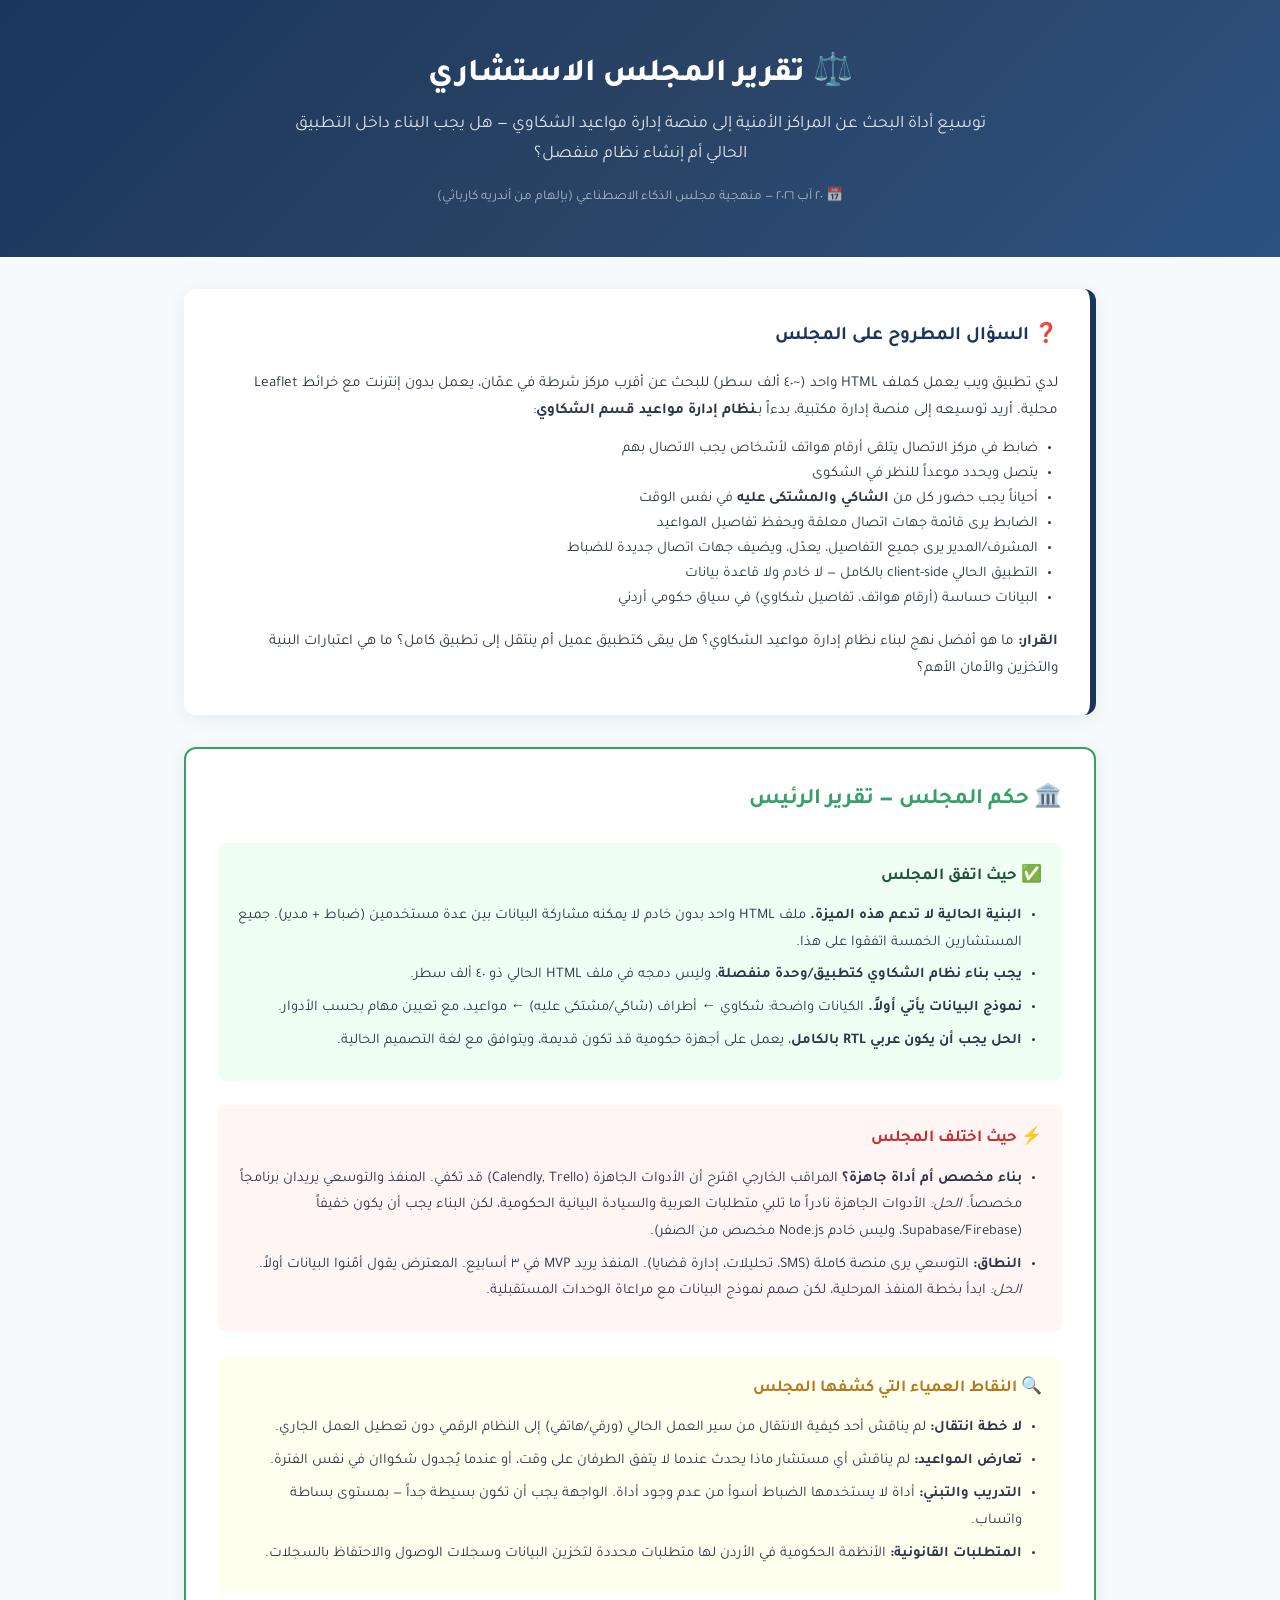
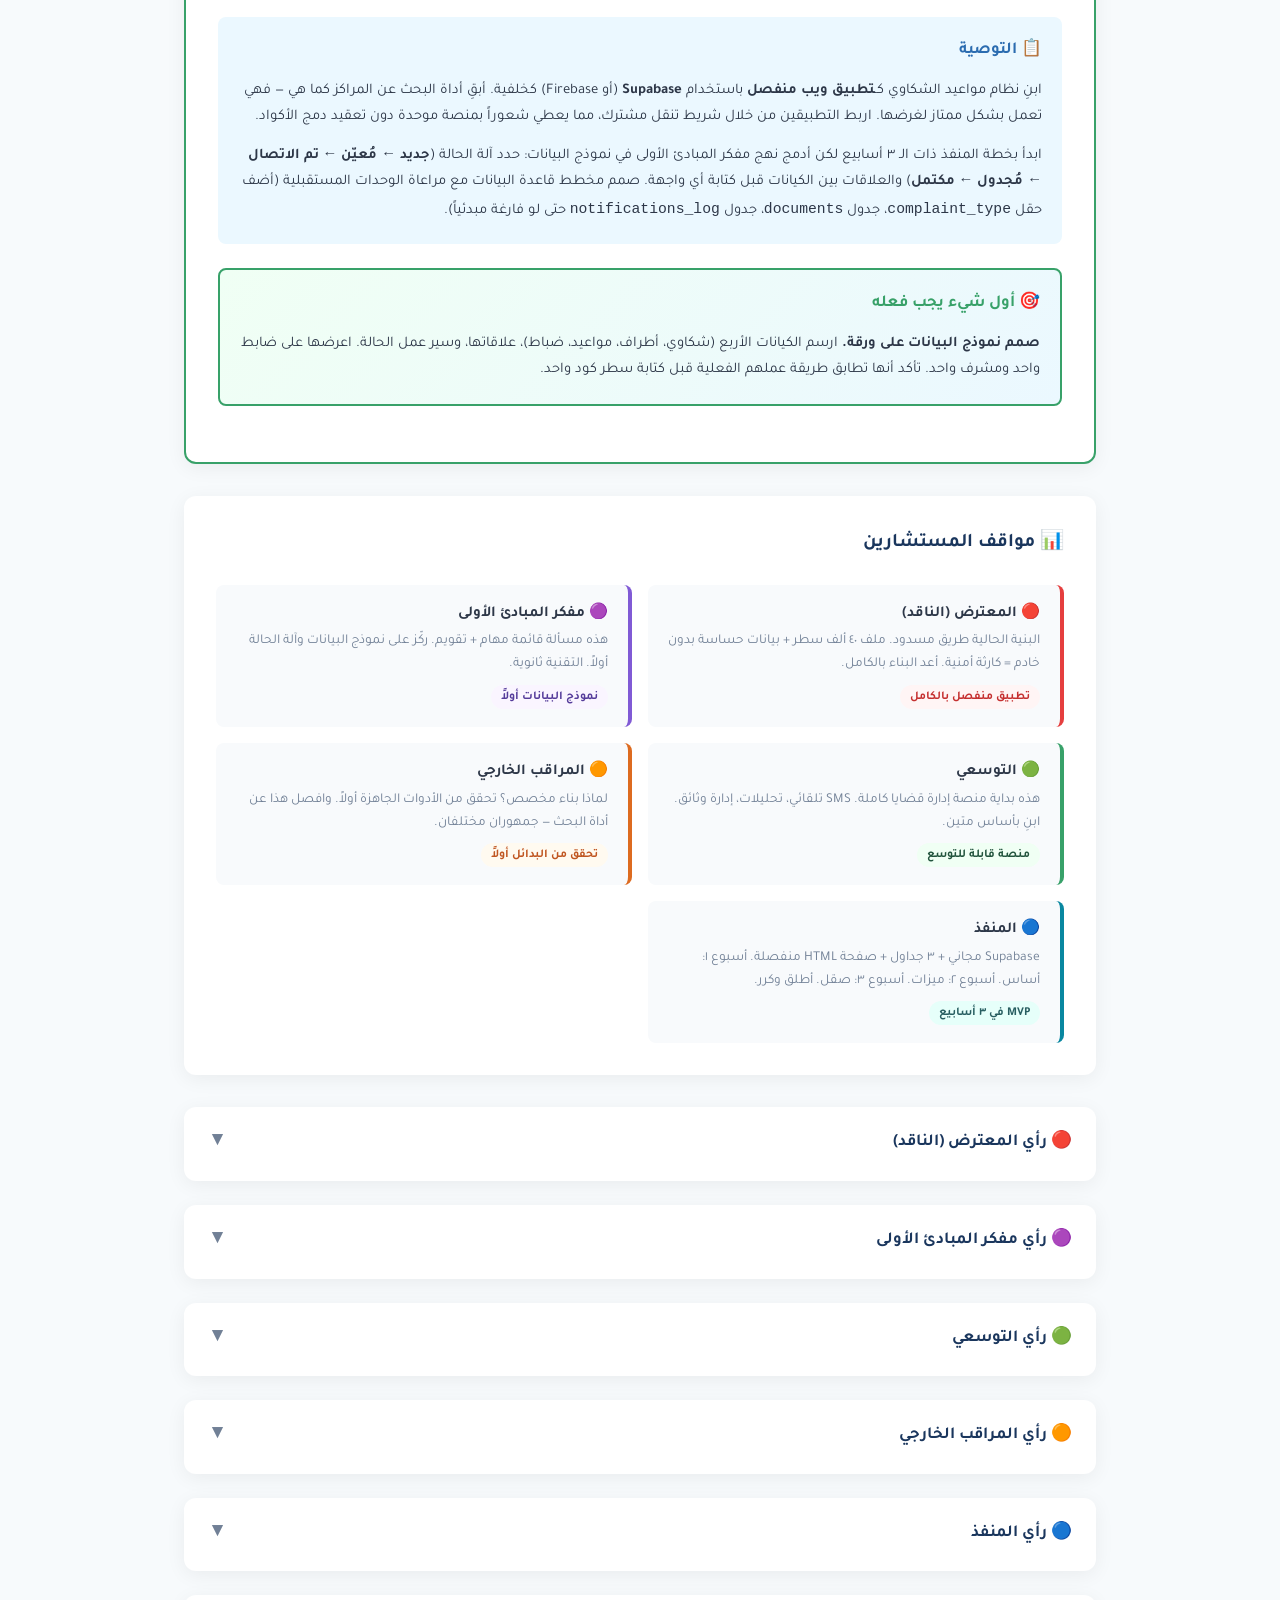
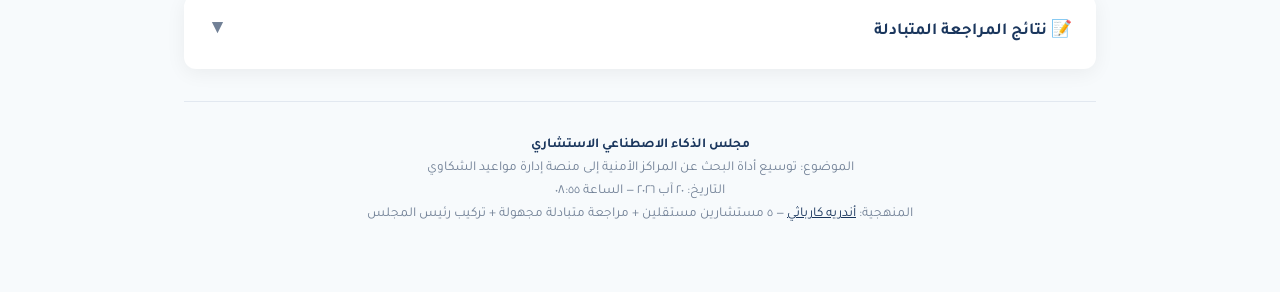
<file: council-report-20260820.html>
<!DOCTYPE html>
<html lang="ar" dir="rtl">
<head>
    <meta charset="UTF-8">
    <meta name="viewport" content="width=device-width, initial-scale=1.0">
    <title>تقرير مجلس الاستشاري | نظام إدارة مواعيد الشكاوي</title>
    <link rel="preconnect" href="https://fonts.googleapis.com">
    <link rel="preconnect" href="https://fonts.gstatic.com" crossorigin>
    <link href="https://fonts.googleapis.com/css2?family=Tajawal:wght@400;500;700;800&display=swap" rel="stylesheet">
    <style>
        :root {
            --primary: #1A365D;
            --primary-light: #2A4365;
            --accent: #E53E3E;
            --green: #38A169;
            --orange: #DD6B20;
            --purple: #805AD5;
            --cyan: #0987A0;
            --pink: #D53F8C;
            --bg: #F7FAFC;
            --card: #FFFFFF;
            --text: #2D3748;
            --text-light: #718096;
            --border: #E2E8F0;
            --shadow: 0 4px 20px rgba(0,0,0,0.06);
        }

        * { box-sizing: border-box; margin: 0; padding: 0; }

        body {
            font-family: 'Tajawal', sans-serif;
            background: var(--bg);
            color: var(--text);
            line-height: 1.7;
            direction: rtl;
        }

        .report-header {
            background: linear-gradient(135deg, #1A365D 0%, #2A4365 50%, #2C5282 100%);
            color: white;
            padding: 3rem 2rem;
            text-align: center;
        }

        .report-header h1 {
            font-size: 2rem;
            font-weight: 800;
            margin-bottom: 0.5rem;
        }

        .report-header .subtitle {
            font-size: 1.1rem;
            opacity: 0.85;
            max-width: 700px;
            margin: 0 auto;
        }

        .report-header .timestamp {
            font-size: 0.85rem;
            opacity: 0.6;
            margin-top: 1rem;
        }

        .container {
            max-width: 960px;
            margin: 0 auto;
            padding: 2rem 1.5rem;
        }

        /* Question Section */
        .question-section {
            background: white;
            border-radius: 12px;
            padding: 2rem;
            box-shadow: var(--shadow);
            border-right: 6px solid var(--primary);
            margin-bottom: 2rem;
        }

        .question-section h2 {
            color: var(--primary);
            font-size: 1.2rem;
            margin-bottom: 1rem;
            display: flex;
            align-items: center;
            gap: 0.5rem;
        }

        .question-section p {
            color: var(--text);
            font-size: 0.95rem;
            line-height: 1.8;
        }

        /* Verdict Section */
        .verdict-section {
            background: white;
            border-radius: 12px;
            padding: 2rem;
            box-shadow: var(--shadow);
            margin-bottom: 2rem;
            border: 2px solid var(--green);
        }

        .verdict-section h2 {
            color: var(--green);
            font-size: 1.4rem;
            margin-bottom: 1.5rem;
            display: flex;
            align-items: center;
            gap: 0.5rem;
        }

        .verdict-block {
            margin-bottom: 1.5rem;
            padding: 1.25rem;
            border-radius: 8px;
        }

        .verdict-block h3 {
            font-size: 1.05rem;
            margin-bottom: 0.75rem;
            display: flex;
            align-items: center;
            gap: 0.5rem;
        }

        .verdict-block p, .verdict-block li {
            font-size: 0.92rem;
            color: var(--text);
            line-height: 1.8;
        }

        .verdict-block ul {
            padding-right: 1.25rem;
            margin-top: 0.5rem;
        }

        .verdict-block li {
            margin-bottom: 0.4rem;
        }

        .agree-block { background: #F0FFF4; }
        .agree-block h3 { color: #22543D; }

        .clash-block { background: #FFF5F5; }
        .clash-block h3 { color: #C53030; }

        .blind-block { background: #FFFFF0; }
        .blind-block h3 { color: #B7791F; }

        .rec-block { background: #EBF8FF; }
        .rec-block h3 { color: #2B6CB0; }

        .first-block {
            background: linear-gradient(135deg, #F0FFF4 0%, #EBF8FF 100%);
            border: 2px solid var(--green);
        }
        .first-block h3 { color: var(--green); }

        /* Agreement Visual */
        .agreement-visual {
            background: white;
            border-radius: 12px;
            padding: 2rem;
            box-shadow: var(--shadow);
            margin-bottom: 2rem;
        }

        .agreement-visual h2 {
            color: var(--primary);
            font-size: 1.2rem;
            margin-bottom: 1.5rem;
        }

        .advisor-grid {
            display: grid;
            grid-template-columns: 1fr;
            gap: 1rem;
        }

        @media (min-width: 600px) {
            .advisor-grid { grid-template-columns: 1fr 1fr; }
        }

        .advisor-card {
            padding: 1rem 1.25rem;
            border-radius: 8px;
            border-right: 4px solid;
            background: #F8FAFC;
        }

        .advisor-card .name {
            font-weight: 700;
            font-size: 0.95rem;
            margin-bottom: 0.25rem;
        }

        .advisor-card .stance {
            font-size: 0.85rem;
            color: var(--text-light);
        }

        .advisor-card .position-tag {
            display: inline-block;
            padding: 2px 10px;
            border-radius: 20px;
            font-size: 0.75rem;
            font-weight: 700;
            margin-top: 0.5rem;
        }

        .pos-separate { border-color: var(--accent); }
        .pos-separate .position-tag { background: #FFF5F5; color: #C53030; }

        .pos-backend { border-color: var(--green); }
        .pos-backend .position-tag { background: #F0FFF4; color: #22543D; }

        .pos-rethink { border-color: var(--purple); }
        .pos-rethink .position-tag { background: #FAF5FF; color: #553C9A; }

        .pos-offshelf { border-color: var(--orange); }
        .pos-offshelf .position-tag { background: #FFFAF0; color: #C05621; }

        .pos-supabase { border-color: var(--cyan); }
        .pos-supabase .position-tag { background: #E6FFFA; color: #285E61; }

        /* Collapsible */
        .collapsible-section {
            background: white;
            border-radius: 12px;
            box-shadow: var(--shadow);
            margin-bottom: 1.5rem;
            overflow: hidden;
        }

        .collapsible-header {
            padding: 1.25rem 1.5rem;
            cursor: pointer;
            display: flex;
            justify-content: space-between;
            align-items: center;
            border-bottom: 1px solid transparent;
            transition: all 0.2s;
            user-select: none;
        }

        .collapsible-header:hover {
            background: #F7FAFC;
        }

        .collapsible-header h3 {
            font-size: 1.05rem;
            color: var(--primary);
            display: flex;
            align-items: center;
            gap: 0.5rem;
        }

        .collapsible-header .toggle {
            font-size: 1.2rem;
            color: var(--text-light);
            transition: transform 0.3s;
        }

        .collapsible-body {
            max-height: 0;
            overflow: hidden;
            transition: max-height 0.4s ease;
        }

        .collapsible-section.open .collapsible-body {
            max-height: 3000px;
        }

        .collapsible-section.open .toggle {
            transform: rotate(180deg);
        }

        .collapsible-section.open .collapsible-header {
            border-bottom: 1px solid var(--border);
        }

        .advisor-response {
            padding: 1.5rem;
        }

        .advisor-response .advisor-label {
            display: inline-block;
            padding: 4px 12px;
            border-radius: 6px;
            font-size: 0.8rem;
            font-weight: 700;
            margin-bottom: 0.75rem;
        }

        .advisor-response p {
            font-size: 0.92rem;
            line-height: 1.8;
            margin-bottom: 0.75rem;
        }

        .advisor-response ol, .advisor-response ul {
            padding-right: 1.25rem;
            margin-bottom: 0.75rem;
        }

        .advisor-response li {
            font-size: 0.92rem;
            line-height: 1.8;
            margin-bottom: 0.3rem;
        }

        .advisor-response strong {
            color: var(--primary);
        }

        .label-contrarian { background: #FFF5F5; color: #C53030; }
        .label-firstprinciples { background: #FAF5FF; color: #553C9A; }
        .label-expansionist { background: #F0FFF4; color: #22543D; }
        .label-outsider { background: #FFFAF0; color: #C05621; }
        .label-executor { background: #E6FFFA; color: #285E61; }

        .divider {
            border: none;
            border-top: 1px solid var(--border);
            margin: 1rem 0;
        }

        .footer {
            text-align: center;
            padding: 2rem;
            color: var(--text-light);
            font-size: 0.85rem;
            border-top: 1px solid var(--border);
            margin-top: 2rem;
        }

        .footer strong {
            color: var(--primary);
        }

        .peer-review-item {
            padding: 1rem 1.5rem;
            border-bottom: 1px solid #F0F0F0;
        }

        .peer-review-item:last-child {
            border-bottom: none;
        }

        .peer-review-item .reviewer-name {
            font-weight: 700;
            color: var(--primary);
            font-size: 0.9rem;
            margin-bottom: 0.5rem;
        }

        .peer-review-item p {
            font-size: 0.88rem;
            line-height: 1.7;
            margin-bottom: 0.4rem;
        }
    </style>
</head>
<body>

<header class="report-header">
    <h1>⚖️ تقرير المجلس الاستشاري</h1>
    <p class="subtitle">توسيع أداة البحث عن المراكز الأمنية إلى منصة إدارة مواعيد الشكاوي — هل يجب البناء داخل التطبيق الحالي أم إنشاء نظام منفصل؟</p>
    <p class="timestamp">📅 ٢٠ آب ٢٠٢٦ — منهجية مجلس الذكاء الاصطناعي (بإلهام من أندريه كارباثي)</p>
</header>

<div class="container">

    <!-- Question -->
    <div class="question-section">
        <h2>❓ السؤال المطروح على المجلس</h2>
        <p>
            لدي تطبيق ويب يعمل كملف HTML واحد (~٤٠ ألف سطر) للبحث عن أقرب مركز شرطة في عمّان، يعمل بدون إنترنت مع خرائط Leaflet محلية.
            أريد توسيعه إلى منصة إدارة مكتبية، بدءاً بـ<strong>نظام إدارة مواعيد قسم الشكاوي</strong>:
        </p>
        <ul style="margin-top: 0.75rem; padding-right: 1.25rem; font-size: 0.92rem;">
            <li>ضابط في مركز الاتصال يتلقى أرقام هواتف لأشخاص يجب الاتصال بهم</li>
            <li>يتصل ويحدد موعداً للنظر في الشكوى</li>
            <li>أحياناً يجب حضور كل من <strong>الشاكي والمشتكى عليه</strong> في نفس الوقت</li>
            <li>الضابط يرى قائمة جهات اتصال معلقة ويحفظ تفاصيل المواعيد</li>
            <li>المشرف/المدير يرى جميع التفاصيل، يعدّل، ويضيف جهات اتصال جديدة للضباط</li>
            <li>التطبيق الحالي client-side بالكامل — لا خادم ولا قاعدة بيانات</li>
            <li>البيانات حساسة (أرقام هواتف، تفاصيل شكاوي) في سياق حكومي أردني</li>
        </ul>
        <p style="margin-top: 1rem;">
            <strong>القرار:</strong> ما هو أفضل نهج لبناء نظام إدارة مواعيد الشكاوي؟ هل يبقى كتطبيق عميل أم ينتقل إلى تطبيق كامل؟ ما هي اعتبارات البنية والتخزين والأمان الأهم؟
        </p>
    </div>

    <!-- Chairman's Verdict -->
    <div class="verdict-section">
        <h2>🏛️ حكم المجلس — تقرير الرئيس</h2>

        <div class="verdict-block agree-block">
            <h3>✅ حيث اتفق المجلس</h3>
            <ul>
                <li><strong>البنية الحالية لا تدعم هذه الميزة.</strong> ملف HTML واحد بدون خادم لا يمكنه مشاركة البيانات بين عدة مستخدمين (ضباط + مدير). جميع المستشارين الخمسة اتفقوا على هذا.</li>
                <li><strong>يجب بناء نظام الشكاوي كتطبيق/وحدة منفصلة</strong>، وليس دمجه في ملف HTML الحالي ذو ٤٠ ألف سطر.</li>
                <li><strong>نموذج البيانات يأتي أولاً.</strong> الكيانات واضحة: شكاوي ← أطراف (شاكي/مشتكى عليه) ← مواعيد، مع تعيين مهام بحسب الأدوار.</li>
                <li><strong>الحل يجب أن يكون عربي RTL بالكامل</strong>، يعمل على أجهزة حكومية قد تكون قديمة، ويتوافق مع لغة التصميم الحالية.</li>
            </ul>
        </div>

        <div class="verdict-block clash-block">
            <h3>⚡ حيث اختلف المجلس</h3>
            <ul>
                <li><strong>بناء مخصص أم أداة جاهزة؟</strong> المراقب الخارجي اقترح أن الأدوات الجاهزة (Calendly, Trello) قد تكفي. المنفذ والتوسعي يريدان برنامجاً مخصصاً. <em>الحل:</em> الأدوات الجاهزة نادراً ما تلبي متطلبات العربية والسيادة البيانية الحكومية، لكن البناء يجب أن يكون خفيفاً (Supabase/Firebase، وليس خادم Node.js مخصص من الصفر).</li>
                <li><strong>النطاق:</strong> التوسعي يرى منصة كاملة (SMS، تحليلات، إدارة قضايا). المنفذ يريد MVP في ٣ أسابيع. المعترض يقول أمّنوا البيانات أولاً. <em>الحل:</em> ابدأ بخطة المنفذ المرحلية، لكن صمم نموذج البيانات مع مراعاة الوحدات المستقبلية.</li>
            </ul>
        </div>

        <div class="verdict-block blind-block">
            <h3>🔍 النقاط العمياء التي كشفها المجلس</h3>
            <ul>
                <li><strong>لا خطة انتقال:</strong> لم يناقش أحد كيفية الانتقال من سير العمل الحالي (ورقي/هاتفي) إلى النظام الرقمي دون تعطيل العمل الجاري.</li>
                <li><strong>تعارض المواعيد:</strong> لم يناقش أي مستشار ماذا يحدث عندما لا يتفق الطرفان على وقت، أو عندما يُجدول شكواان في نفس الفترة.</li>
                <li><strong>التدريب والتبني:</strong> أداة لا يستخدمها الضباط أسوأ من عدم وجود أداة. الواجهة يجب أن تكون بسيطة جداً — بمستوى بساطة واتساب.</li>
                <li><strong>المتطلبات القانونية:</strong> الأنظمة الحكومية في الأردن لها متطلبات محددة لتخزين البيانات وسجلات الوصول والاحتفاظ بالسجلات.</li>
            </ul>
        </div>

        <div class="verdict-block rec-block">
            <h3>📋 التوصية</h3>
            <p>
                ابنِ نظام مواعيد الشكاوي كـ<strong>تطبيق ويب منفصل</strong> باستخدام <strong>Supabase</strong> (أو Firebase) كخلفية. أبقِ أداة البحث عن المراكز كما هي — فهي تعمل بشكل ممتاز لغرضها. اربط التطبيقين من خلال شريط تنقل مشترك، مما يعطي شعوراً بمنصة موحدة دون تعقيد دمج الأكواد.
            </p>
            <p style="margin-top: 0.75rem;">
                ابدأ بخطة المنفذ ذات الـ ٣ أسابيع لكن أدمج نهج مفكر المبادئ الأولى في نموذج البيانات: حدد آلة الحالة (<strong>جديد ← مُعيّن ← تم الاتصال ← مُجدول ← مكتمل</strong>) والعلاقات بين الكيانات قبل كتابة أي واجهة. صمم مخطط قاعدة البيانات مع مراعاة الوحدات المستقبلية (أضف حقل <code>complaint_type</code>، جدول <code>documents</code>، جدول <code>notifications_log</code> حتى لو فارغة مبدئياً).
            </p>
        </div>

        <div class="verdict-block first-block">
            <h3>🎯 أول شيء يجب فعله</h3>
            <p>
                <strong>صمم نموذج البيانات على ورقة.</strong> ارسم الكيانات الأربع (شكاوي، أطراف، مواعيد، ضباط)، علاقاتها، وسير عمل الحالة. اعرضها على ضابط واحد ومشرف واحد. تأكد أنها تطابق طريقة عملهم الفعلية قبل كتابة سطر كود واحد.
            </p>
        </div>
    </div>

    <!-- Agreement/Disagreement Visual -->
    <div class="agreement-visual">
        <h2>📊 مواقف المستشارين</h2>
        <div class="advisor-grid">
            <div class="advisor-card pos-separate">
                <div class="name">🔴 المعترض (الناقد)</div>
                <div class="stance">البنية الحالية طريق مسدود. ملف ٤٠ ألف سطر + بيانات حساسة بدون خادم = كارثة أمنية. أعد البناء بالكامل.</div>
                <div class="position-tag">تطبيق منفصل بالكامل</div>
            </div>
            <div class="advisor-card pos-rethink">
                <div class="name">🟣 مفكر المبادئ الأولى</div>
                <div class="stance">هذه مسألة قائمة مهام + تقويم. ركّز على نموذج البيانات وآلة الحالة أولاً. التقنية ثانوية.</div>
                <div class="position-tag">نموذج البيانات أولاً</div>
            </div>
            <div class="advisor-card pos-backend">
                <div class="name">🟢 التوسعي</div>
                <div class="stance">هذه بداية منصة إدارة قضايا كاملة. SMS تلقائي، تحليلات، إدارة وثائق. ابنِ بأساس متين.</div>
                <div class="position-tag">منصة قابلة للتوسع</div>
            </div>
            <div class="advisor-card pos-offshelf">
                <div class="name">🟠 المراقب الخارجي</div>
                <div class="stance">لماذا بناء مخصص؟ تحقق من الأدوات الجاهزة أولاً. وافصل هذا عن أداة البحث — جمهوران مختلفان.</div>
                <div class="position-tag">تحقق من البدائل أولاً</div>
            </div>
            <div class="advisor-card pos-supabase">
                <div class="name">🔵 المنفذ</div>
                <div class="stance">Supabase مجاني + ٣ جداول + صفحة HTML منفصلة. أسبوع ١: أساس. أسبوع ٢: ميزات. أسبوع ٣: صقل. أطلق وكرر.</div>
                <div class="position-tag">MVP في ٣ أسابيع</div>
            </div>
        </div>
    </div>

    <!-- Advisor Responses (Collapsible) -->
    <div class="collapsible-section">
        <div class="collapsible-header" onclick="toggleSection(this)">
            <h3>🔴 رأي المعترض (الناقد)</h3>
            <span class="toggle">▼</span>
        </div>
        <div class="collapsible-body">
            <div class="advisor-response">
                <span class="advisor-label label-contrarian">المعترض — يبحث عن العيوب والمخاطر</span>
                <p>أنت على وشك ارتكاب خطأ جوهري: محاولة توسيع ملف HTML واحد من ٤٠ ألف سطر إلى نظام إدارة مواعيد متعدد المستخدمين. توقف. البنية الحالية لا تدعم هذا. إليك لماذا:</p>
                <ol>
                    <li><strong>لا خادم = لا مستخدمين متعددين.</strong> الضباط والمدير لا يمكنهم مشاركة البيانات في تطبيق يعمل على جانب العميل فقط. كل مستخدم يرى حالته المحلية. لا مزامنة، لا مصدر واحد للحقيقة.</li>
                    <li><strong>كشف البيانات الحساسة.</strong> أرقام هواتف، أسماء شاكين، تفاصيل شكاوي — هذه بيانات شخصية حكومية. تخزينها في localStorage أو قاعدة بيانات على العميل يعني أن أي زميل لديه وصول للمتصفح يمكنه استخراجها. لا تحكم بالوصول، لا سجل تدقيق، لا تشفير.</li>
                    <li><strong>الملف الحالي غير قابل للصيانة.</strong> ٤٠ ألف سطر HTML مع بيانات مضمنة هو كابوس. إضافة مجال ميزات مختلف تماماً (جدولة مقابل بحث) سيجعل التصحيح والتحديث مستحيلاً.</li>
                    <li><strong>تحتاج مصادقة.</strong> الضباط مقابل المدير يحتاجون صلاحيات مختلفة. المصادقة على جانب العميل قابلة للتجاوز بسهولة.</li>
                </ol>
                <p><strong>العيب القاتل:</strong> تحاول بناء أداة سير عمل تعاونية متعددة المستخدمين ومبنية على الصلاحيات فوق صفحة بحث ثابتة لمستخدم واحد. هذان تطبيقان مختلفان جذرياً. ابنِ نظام الشكاوي كتطبيق منفصل بخلفية حقيقية.</p>
            </div>
        </div>
    </div>

    <div class="collapsible-section">
        <div class="collapsible-header" onclick="toggleSection(this)">
            <h3>🟣 رأي مفكر المبادئ الأولى</h3>
            <span class="toggle">▼</span>
        </div>
        <div class="collapsible-body">
            <div class="advisor-response">
                <span class="advisor-label label-firstprinciples">المبادئ الأولى — يعيد صياغة المشكلة من الجذور</span>
                <p>لنجرد المسألة. المشكلة الأساسية ليست "كيف أضيف ميزات لتطبيقي". بل: <strong>كيف ننسق سير عمل متعدد الخطوات بين ضباط ومشرفين مع المساءلة؟</strong></p>
                <p>سير العمل هو:</p>
                <ol>
                    <li>المشرف يحدد أشخاصاً للتواصل معهم (شاكي، مشتكى عليه، أو كليهما)</li>
                    <li>الضابط يتلقى مهمة الاتصال</li>
                    <li>الضابط يتصل ويحدد موعداً</li>
                    <li>قد يحتاج كلا الطرفين لنفس الفترة الزمنية</li>
                    <li>المشرف يراجع ويمكنه التعديل</li>
                </ol>
                <p>هذه مسألة <strong>قائمة مهام + تقويم</strong>. الكيانات هي: شكاوي (مع أطراف)، مهام (تعيينات اتصال)، ومواعيد (أوقات مجدولة).</p>
                <p>السؤال الحقيقي ليس "أي إطار عمل" — بل "<strong>ما أبسط طريقة موثوقة لمشاركة الحالة بين ٢-٥ مستخدمين؟</strong>" لفريق صغير في مكتب واحد، حتى جدول Google Sheets مهيكل بشكل صحيح مع AppScript قد يعمل. لكن إذا أردت شيئاً مبنياً لغرض محدد واحترافي:</p>
                <ul>
                    <li><strong>نموذج البيانات أولاً:</strong> شكوى ← لها أطراف (شاكي/مشتكى عليه) ← لها مواعيد ← مُعينة لضابط</li>
                    <li><strong>آلة حالة:</strong> كل شكوى تتحرك عبر حالات: جديد ← مُعيّن ← تم الاتصال ← مُجدول ← مكتمل</li>
                    <li><strong>قيد:</strong> عندما يُحتاج كلا الطرفين، يجب مشاركة فترة الموعد</li>
                </ul>
                <p>لا تدع اختيار التقنية يشتتك عن الحصول على نموذج البيانات الصحيح. نموذج بيانات صحيح مع واجهة أساسية سيتفوق على واجهة جميلة مع نموذج بيانات خاطئ في كل مرة.</p>
            </div>
        </div>
    </div>

    <div class="collapsible-section">
        <div class="collapsible-header" onclick="toggleSection(this)">
            <h3>🟢 رأي التوسعي</h3>
            <span class="toggle">▼</span>
        </div>
        <div class="collapsible-body">
            <div class="advisor-response">
                <span class="advisor-label label-expansionist">التوسعي — يبحث عن الفرص الخفية</span>
                <p>أنت جالس على شيء أكبر بكثير مما تتصور. هذا ليس مجرد "مُجدول مواعيد" — هذه بداية <strong>منصة إدارة قضايا الشكاوي</strong> لأقسام الشرطة.</p>
                <p>فكر فيما يتبع طبيعياً بمجرد عمل المواعيد:</p>
                <ul>
                    <li><strong>تتبع القضايا:</strong> ربط المواعيد بملفات الشكاوي. تتبع حالة الحل.</li>
                    <li><strong>إشعارات SMS/واتساب:</strong> إرسال تأكيدات وتذكيرات المواعيد تلقائياً لكلا الطرفين. تقليل عدم الحضور بنسبة ٤٠-٦٠%.</li>
                    <li><strong>لوحة تحليلات:</strong> كم شكوى شهرياً؟ متوسط وقت الحل؟ أي ضابط يعالج أكثر القضايا؟ أي مناطق تولد أكثر الشكاوي؟</li>
                    <li><strong>إدارة وثائق:</strong> إرفاق مستندات الشكوى، صور الهويات، صور الأدلة.</li>
                    <li><strong>توسع متعدد الأقسام:</strong> نفس النظام يعمل لمخالفات المرور، التصاريح، الشرطة المجتمعية.</li>
                    <li><strong>تطبيق موبايل للضباط:</strong> ضباط الميدان يحدثون حالة القضية من هواتفهم.</li>
                </ul>
                <p>ميزة الجدولة هي <strong>حصان طروادة</strong> — تحل ألماً فورياً، لكنها تنشئ البنية التحتية لنظام إدارة قضايا كامل.</p>
                <p>فكر في بناء هذا كتطبيق ويب حقيقي من اليوم الأول. استخدم إطار عمل يتوسع. البحث عن المراكز يصبح وحدة. الشكاوي وحدة أخرى. الوحدات المستقبلية تندمج طبيعياً. شعار عمّان، خط Tajawal، نظام ألوان الأزرق الشرطي — هذه تصبح نظام تصميمك عبر جميع الوحدات.</p>
            </div>
        </div>
    </div>

    <div class="collapsible-section">
        <div class="collapsible-header" onclick="toggleSection(this)">
            <h3>🟠 رأي المراقب الخارجي</h3>
            <span class="toggle">▼</span>
        </div>
        <div class="collapsible-body">
            <div class="advisor-response">
                <span class="advisor-label label-outsider">المراقب الخارجي — يرى بعيون جديدة</span>
                <p>أنظر لهذا بعيون جديدة تماماً، ولدي أسئلة:</p>
                <ol>
                    <li><strong>لماذا بناء برنامج مخصص؟</strong> هناك أدوات جدولة مواعيد موجودة (Calendly, Cal.com)، أنظمة CRM (حتى المجانية)، وأدوات إدارة مهام (Trello, Notion). هل تحقق أحد من إمكانية عمل أداة جاهزة؟ سير العمل المذكور عام: تعيين جهات اتصال ← إجراء مكالمات ← حجز مواعيد.</li>
                    <li><strong>من يستخدم هذا فعلاً؟</strong> ذكرت "ضباط" و"مدير" — كم شخص؟ إذا كانوا ٣ أشخاص في غرفة واحدة، ملف Excel مشترك مع ماكرو قد يكون الجواب فعلاً. إذا كانوا ٥٠ ضابطاً عبر عدة مراكز، هذه مشكلة مختلفة تماماً.</li>
                    <li><strong>التطبيق الحالي أداة بحث. الميزة الجديدة أداة سير عمل.</strong> تخدم جماهير مختلفة لأغراض مختلفة. دمجها في تطبيق واحد سيربك المستخدمين. أداة البحث عامة (أو مستخدمة على نطاق واسع). نظام الشكاوي داخلي فقط بوصول مقيد.</li>
                    <li><strong>اللغة والملاءمة الثقافية مهمة.</strong> الواجهة تحتاج أن تكون RTL عربية بالكامل، تعمل جيداً على الأجهزة الحكومية (التي قد تكون قديمة)، وربما تعمل بدون إنترنت (الشبكات الحكومية قد تكون غير مستقرة).</li>
                </ol>
                <p>أفصل هاتين الأداتين تماماً. أبقِ أداة البحث كصفحة HTML مستقلة وسريعة. ابنِ نظام الشكاوي كأداة داخلية مميزة.</p>
            </div>
        </div>
    </div>

    <div class="collapsible-section">
        <div class="collapsible-header" onclick="toggleSection(this)">
            <h3>🔵 رأي المنفذ</h3>
            <span class="toggle">▼</span>
        </div>
        <div class="collapsible-body">
            <div class="advisor-response">
                <span class="advisor-label label-executor">المنفذ — أقصر طريق للتنفيذ</span>
                <p>إليك أسرع مسار لنظام مواعيد شكاوي يعمل:</p>
                <p><strong>الأسبوع ١ — الأساس:</strong></p>
                <ul>
                    <li>استخدم <strong>Supabase</strong> (الطبقة المجانية): قاعدة بيانات PostgreSQL فورية، مصادقة مدمجة، أمان على مستوى الصفوف، اشتراكات فورية. لا خادم لإدارته.</li>
                    <li>أنشئ ٣ جداول: <code>complaints</code>، <code>parties</code> (شاكي/مشتكى عليه)، <code>appointments</code></li>
                    <li>ابنِ صفحة HTML منفصلة: <code>complaints.html</code> — اربطها من التطبيق الرئيسي لكن أبقها مستقلة</li>
                    <li>نفذ مصادقة أساسية: تسجيل دخول مدير، تسجيل دخول ضابط (Supabase Auth)</li>
                </ul>
                <p><strong>الأسبوع ٢ — الميزات الأساسية:</strong></p>
                <ul>
                    <li>واجهة المدير: إضافة شكاوي، إضافة أطراف بأرقام هواتف، تعيين لضباط</li>
                    <li>واجهة الضابط: رؤية قائمة المكالمات المعلقة، النقر لوضع علامة "تم الاتصال"، إدخال تاريخ/وقت الموعد</li>
                    <li>جدولة الطرفين: عندما يحتاج كلاهما الحضور، عرض منتقي فترة موعد واحدة</li>
                    <li>عرض تقويم بسيط باستخدام مكتبة JS خفيفة (FullCalendar)</li>
                </ul>
                <p><strong>الأسبوع ٣ — الصقل:</strong></p>
                <ul>
                    <li>لوحة معلومات تعرض مواعيد اليوم، المكالمات القادمة، المهام المتأخرة</li>
                    <li>شارات حالة (جديد / تم الاتصال / مُجدول / مكتمل)</li>
                    <li>ملخص موعد قابل للطباعة</li>
                    <li>عربي RTL بالكامل، مطابق لأسلوب التصميم الحالي</li>
                </ul>
                <p><strong>ما لا يجب فعله:</strong></p>
                <ul>
                    <li>لا تدمج هذا في ملف HTML ذو ٤٠ ألف سطر</li>
                    <li>لا تبنِ خلفية مخصصة من الصفر</li>
                    <li>لا تحاول بناء كل شيء دفعة واحدة</li>
                    <li>لا تقلق بشأن تطبيق موبايل — الويب المتجاوب يكفي</li>
                </ul>
                <p>أطلق الأسبوع ١ واجعل ضابطاً واحداً يستخدمه قبل بناء الأسبوع ٢.</p>
            </div>
        </div>
    </div>

    <!-- Peer Reviews (Collapsible) -->
    <div class="collapsible-section">
        <div class="collapsible-header" onclick="toggleSection(this)">
            <h3>📝 نتائج المراجعة المتبادلة</h3>
            <span class="toggle">▼</span>
        </div>
        <div class="collapsible-body">
            <div class="peer-review-item">
                <div class="reviewer-name">مراجعة المعترض:</div>
                <p><strong>الأقوى:</strong> مفكر المبادئ الأولى — حدد بشكل صحيح أن هذه مسألة نموذج بيانات أولاً.</p>
                <p><strong>أكبر نقطة عمياء:</strong> التوسعي — يتجاهل تماماً قيود الأمان والجدوى، ويقفز إلى SMS والتحليلات قبل أن تعمل الأساسيات.</p>
                <p><strong>ما فات الجميع:</strong> لم يعالج أحد بشكل كافٍ لوائح خصوصية البيانات في الأردن أو متطلبات مشتريات تكنولوجيا المعلومات الحكومية.</p>
            </div>
            <div class="peer-review-item">
                <div class="reviewer-name">مراجعة مفكر المبادئ الأولى:</div>
                <p><strong>الأقوى:</strong> المنفذ — يوفر مراحل أسبوعية قابلة للتنفيذ، ويقترح Supabase الذي يتوافق مع مبدأ أبسط خلفية موثوقة.</p>
                <p><strong>أكبر نقطة عمياء:</strong> المعترض — يحدد المشاكل بشكل صحيح لكنه لا يقدم مساراً بنّاءً للأمام. نقد بحت بدون حلول.</p>
                <p><strong>ما فات الجميع:</strong> لم يناقش أحد خطة الانتقال — كيف ينتقل سير العمل الحالي (ورقي/هاتفي على الأرجح) إلى النظام الرقمي دون تعطيل.</p>
            </div>
            <div class="peer-review-item">
                <div class="reviewer-name">مراجعة التوسعي:</div>
                <p><strong>الأقوى:</strong> المنفذ — النهج المرحلي صحيح تماماً لإثبات القيمة بسرعة.</p>
                <p><strong>أكبر نقطة عمياء:</strong> المراقب الخارجي — اقتراح أدوات جاهزة يتجاهل أن الجهات الحكومية في الأردن غالباً لا تستطيع استخدام أدوات SaaS السحابية بسبب سيادة البيانات، ودعم العربية RTL في معظم الأدوات ضعيف.</p>
                <p><strong>ما فات الجميع:</strong> لم يذكر أحد التدريب — يجب تدريب الضباط، والواجهة يجب أن تكون بسيطة جداً وإلا سيفشل التبني.</p>
            </div>
            <div class="peer-review-item">
                <div class="reviewer-name">مراجعة المراقب الخارجي:</div>
                <p><strong>الأقوى:</strong> مفكر المبادئ الأولى — مفهوم آلة الحالة والتركيز على نموذج البيانات هو الرؤية الأكثر قابلية للنقل بغض النظر عن اختيار التقنية.</p>
                <p><strong>أكبر نقطة عمياء:</strong> التوسعي — يبالغ في النطاق بشكل هائل. بناء "منصة" عندما لا تستطيع حتى جدولة موعد واحد بعد هو كيف تموت المشاريع.</p>
                <p><strong>ما فات الجميع:</strong> لم يسأل أحد ماذا يحدث عند تعارض المواعيد — ما هي عملية حل التعارض؟ ماذا عن العطل، جداول الضباط، توفر الغرف؟</p>
            </div>
            <div class="peer-review-item">
                <div class="reviewer-name">مراجعة المنفذ:</div>
                <p><strong>الأقوى:</strong> المعترض — حدد بشكل صحيح الطريق المسدود للبنية، وهي الرؤية الأهم قبل أي بناء.</p>
                <p><strong>أكبر نقطة عمياء:</strong> المراقب الخارجي — اقتراح Google Sheets ساذج لقسم شرطة يتعامل مع شكاوي. أمان البيانات وسجلات التدقيق مهمة.</p>
                <p><strong>ما فات الجميع:</strong> لم يناقش أحد المتطلبات القانونية/التنظيمية — الأنظمة الحكومية في الأردن لها على الأرجح متطلبات محددة لتخزين البيانات، تسجيل الوصول، والاحتفاظ بالسجلات.</p>
            </div>
        </div>
    </div>

    <footer class="footer">
        <p>
            <strong>مجلس الذكاء الاصطناعي الاستشاري</strong><br>
            الموضوع: توسيع أداة البحث عن المراكز الأمنية إلى منصة إدارة مواعيد الشكاوي<br>
            التاريخ: ٢٠ آب ٢٠٢٦ — الساعة ٠٨:٥٥<br>
            المنهجية: <a href="https://x.com/karpathy" target="_blank" style="color: var(--primary);">أندريه كارباثي</a> — ٥ مستشارين مستقلين + مراجعة متبادلة مجهولة + تركيب رئيس المجلس
        </p>
    </footer>
</div>

<script>
    function toggleSection(header) {
        const section = header.parentElement;
        section.classList.toggle('open');
    }
</script>

</body>
</html>
</file>
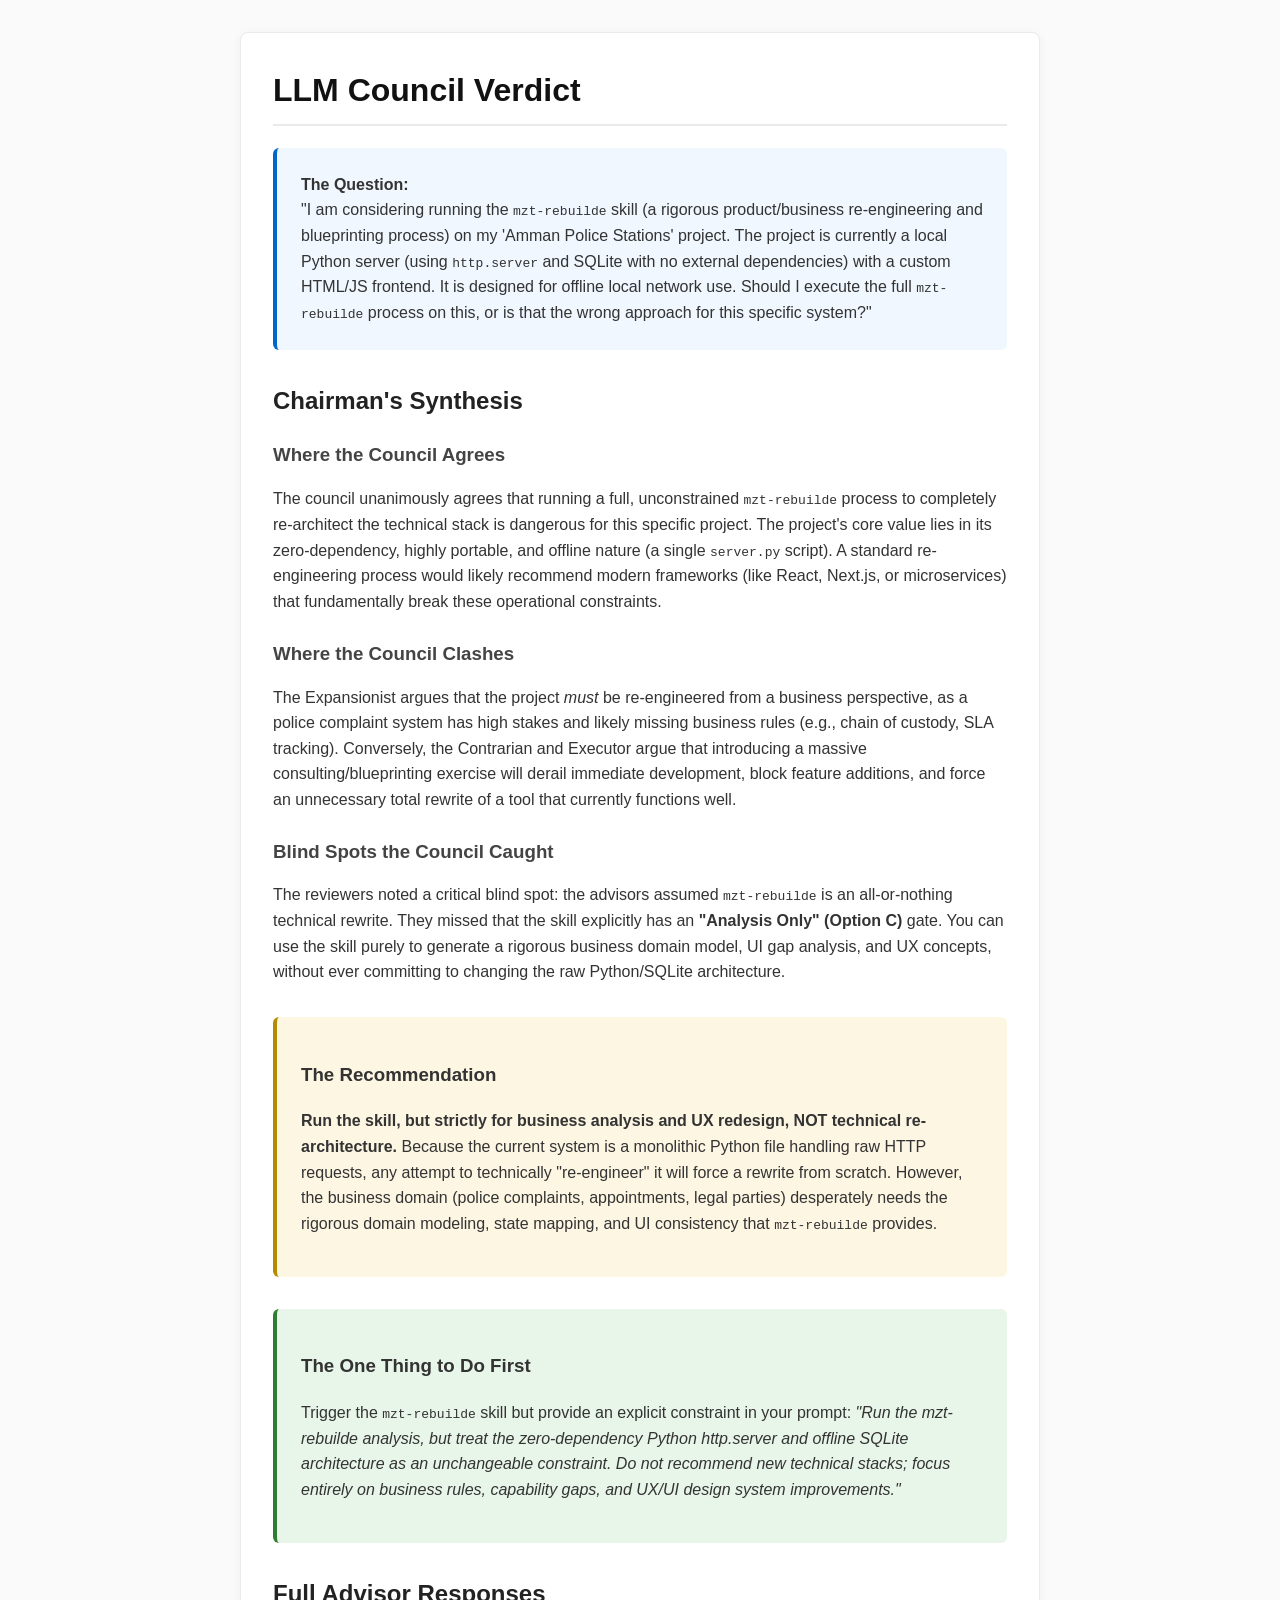
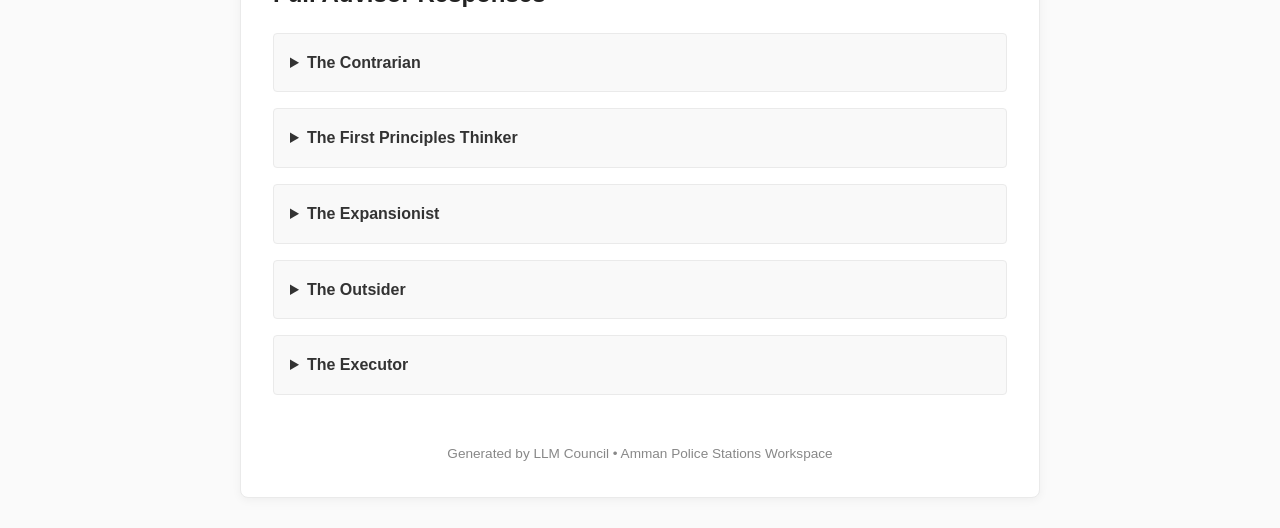
<file: council-report-mzt-rebuilde.html>
<!DOCTYPE html>
<html lang="en">
<head>
    <meta charset="UTF-8">
    <meta name="viewport" content="width=device-width, initial-scale=1.0">
    <title>LLM Council Report: mzt-rebuilde on Amman Police Stations</title>
    <style>
        body {
            font-family: -apple-system, BlinkMacSystemFont, "Segoe UI", Roboto, Helvetica, Arial, sans-serif;
            line-height: 1.6;
            color: #333;
            max-width: 800px;
            margin: 0 auto;
            padding: 2rem;
            background-color: #fafafa;
        }
        .container {
            background: #fff;
            padding: 2rem;
            border-radius: 8px;
            box-shadow: 0 2px 10px rgba(0,0,0,0.05);
            border: 1px solid #eaeaea;
        }
        h1 { margin-top: 0; color: #111; border-bottom: 2px solid #eaeaea; padding-bottom: 0.5rem; }
        h2 { color: #222; margin-top: 1.5rem; }
        .question {
            background: #f0f7ff;
            padding: 1.5rem;
            border-radius: 6px;
            border-left: 4px solid #0066cc;
            margin-bottom: 2rem;
        }
        .verdict-section {
            margin-bottom: 1.5rem;
        }
        .verdict-section h3 {
            margin-bottom: 0.5rem;
            color: #444;
        }
        .recommendation {
            background: #fdf6e3;
            padding: 1.5rem;
            border-radius: 6px;
            border-left: 4px solid #b58900;
            margin: 2rem 0;
            font-weight: 500;
        }
        .next-step {
            background: #e8f5e9;
            padding: 1.5rem;
            border-radius: 6px;
            border-left: 4px solid #2e7d32;
            margin-bottom: 2rem;
            font-weight: 500;
        }
        details {
            background: #f9f9f9;
            padding: 0.5rem 1rem;
            border-radius: 4px;
            margin-bottom: 1rem;
            border: 1px solid #eaeaea;
        }
        summary {
            font-weight: bold;
            cursor: pointer;
            padding: 0.5rem 0;
            outline: none;
        }
        .footer {
            margin-top: 3rem;
            font-size: 0.85rem;
            color: #888;
            text-align: center;
        }
    </style>
</head>
<body>
    <div class="container">
        <h1>LLM Council Verdict</h1>
        
        <div class="question">
            <strong>The Question:</strong><br>
            "I am considering running the <code>mzt-rebuilde</code> skill (a rigorous product/business re-engineering and blueprinting process) on my 'Amman Police Stations' project. The project is currently a local Python server (using <code>http.server</code> and SQLite with no external dependencies) with a custom HTML/JS frontend. It is designed for offline local network use. Should I execute the full <code>mzt-rebuilde</code> process on this, or is that the wrong approach for this specific system?"
        </div>

        <h2>Chairman's Synthesis</h2>

        <div class="verdict-section">
            <h3>Where the Council Agrees</h3>
            <p>The council unanimously agrees that running a full, unconstrained <code>mzt-rebuilde</code> process to completely re-architect the technical stack is dangerous for this specific project. The project's core value lies in its zero-dependency, highly portable, and offline nature (a single <code>server.py</code> script). A standard re-engineering process would likely recommend modern frameworks (like React, Next.js, or microservices) that fundamentally break these operational constraints.</p>
        </div>

        <div class="verdict-section">
            <h3>Where the Council Clashes</h3>
            <p>The Expansionist argues that the project <i>must</i> be re-engineered from a business perspective, as a police complaint system has high stakes and likely missing business rules (e.g., chain of custody, SLA tracking). Conversely, the Contrarian and Executor argue that introducing a massive consulting/blueprinting exercise will derail immediate development, block feature additions, and force an unnecessary total rewrite of a tool that currently functions well.</p>
        </div>

        <div class="verdict-section">
            <h3>Blind Spots the Council Caught</h3>
            <p>The reviewers noted a critical blind spot: the advisors assumed <code>mzt-rebuilde</code> is an all-or-nothing technical rewrite. They missed that the skill explicitly has an <strong>"Analysis Only" (Option C)</strong> gate. You can use the skill purely to generate a rigorous business domain model, UI gap analysis, and UX concepts, without ever committing to changing the raw Python/SQLite architecture.</p>
        </div>

        <div class="recommendation">
            <h3>The Recommendation</h3>
            <p><strong>Run the skill, but strictly for business analysis and UX redesign, NOT technical re-architecture.</strong> Because the current system is a monolithic Python file handling raw HTTP requests, any attempt to technically "re-engineer" it will force a rewrite from scratch. However, the business domain (police complaints, appointments, legal parties) desperately needs the rigorous domain modeling, state mapping, and UI consistency that <code>mzt-rebuilde</code> provides.</p>
        </div>

        <div class="next-step">
            <h3>The One Thing to Do First</h3>
            <p>Trigger the <code>mzt-rebuilde</code> skill but provide an explicit constraint in your prompt: <em>"Run the mzt-rebuilde analysis, but treat the zero-dependency Python http.server and offline SQLite architecture as an unchangeable constraint. Do not recommend new technical stacks; focus entirely on business rules, capability gaps, and UX/UI design system improvements."</em></p>
        </div>

        <h2>Full Advisor Responses</h2>
        
        <details>
            <summary>The Contrarian</summary>
            <p>Running <code>mzt-rebuilde</code> on a local, offline Python <code>http.server</code> script with SQLite is a massive over-engineering mistake. This project is a single monolithic <code>server.py</code> file with some HTML/JS files in a <code>complaints</code> folder. It's designed to be lightweight, zero-dependency, and offline. <code>mzt-rebuilde</code> demands extensive business domain modeling, deep UX/UI redesigns, and a massive architectural blueprint (which often leans towards modern stacks). If you run it, you'll get a 40-page bilingual report telling you to adopt complex architectures for a tool that currently just runs via <code>python server.py</code>. You will destroy the core value of this tool: its simplicity and portability.</p>
        </details>

        <details>
            <summary>The First Principles Thinker</summary>
            <p>What are we actually trying to solve here? The <code>mzt-rebuilde</code> skill is for when a product's business goals are misaligned with its current implementation, or when scaling requires a fundamental rethink. This is a police station complaints system. The core constraints are security, offline capability, data integrity, and extreme ease of deployment (hence no external libraries). Does the current system fail to meet those constraints? If it works, a full re-engineering is unnecessary risk. If the police need new features (like better search or new workflows), you should build those specific features, not tear down the entire application architecture just to rebuild it.</p>
        </details>

        <details>
            <summary>The Expansionist</summary>
            <p>You absolutely should run it, but not to change the tech stack—run it to rethink the domain. A police complaint system has incredibly high stakes. The current system tracks complaints, appointments, and parties, but what about the chain of custody? What about automated SLA tracking for complaints? What about integrating offline GIS mapping for crime hotspots? <code>mzt-rebuilde</code> forces you to map out the entire business procedure and find gaps. By running it, you might realize this shouldn't just be a complaint logger, but a comprehensive precinct management system. The rigorous blueprinting phase will uncover missing business rules that could prevent severe legal or operational errors.</p>
        </details>

        <details>
            <summary>The Outsider</summary>
            <p>I see a 1900-line Python file handling raw HTTP requests, database migrations, and business logic all in one place. That's a maintenance nightmare waiting to happen. However, <code>mzt-rebuilde</code> sounds like a massive corporate consulting exercise. Do you really need a 'bilingual report' and 'visual concepts' just to refactor a Python script? It sounds like you are applying a sledgehammer to a nail. If you want to improve the code, just refactor it into smaller files or use a lightweight framework like Flask or FastAPI. You don't need a massive product re-engineering process to fix code organization.</p>
        </details>

        <details>
            <summary>The Executor</summary>
            <p>Don't do it right now. <code>mzt-rebuilde</code> explicitly stops and produces a massive plan before letting you code. If you have specific bugs to fix or features to add today, <code>mzt-rebuilde</code> will block you for hours while it generates markdown files and visual concepts. Furthermore, because this is a single <code>server.py</code> with custom routing, applying a massive re-architecture means you'll have to rewrite the entire application from scratch. Are you prepared to spend the next 3 weeks rebuilding this from zero? If not, do not run <code>mzt-rebuilde</code>. Just use regular prompts to add the features you need.</p>
        </details>

        <div class="footer">
            Generated by LLM Council • Amman Police Stations Workspace
        </div>
    </div>
</body>
</html>
</file>
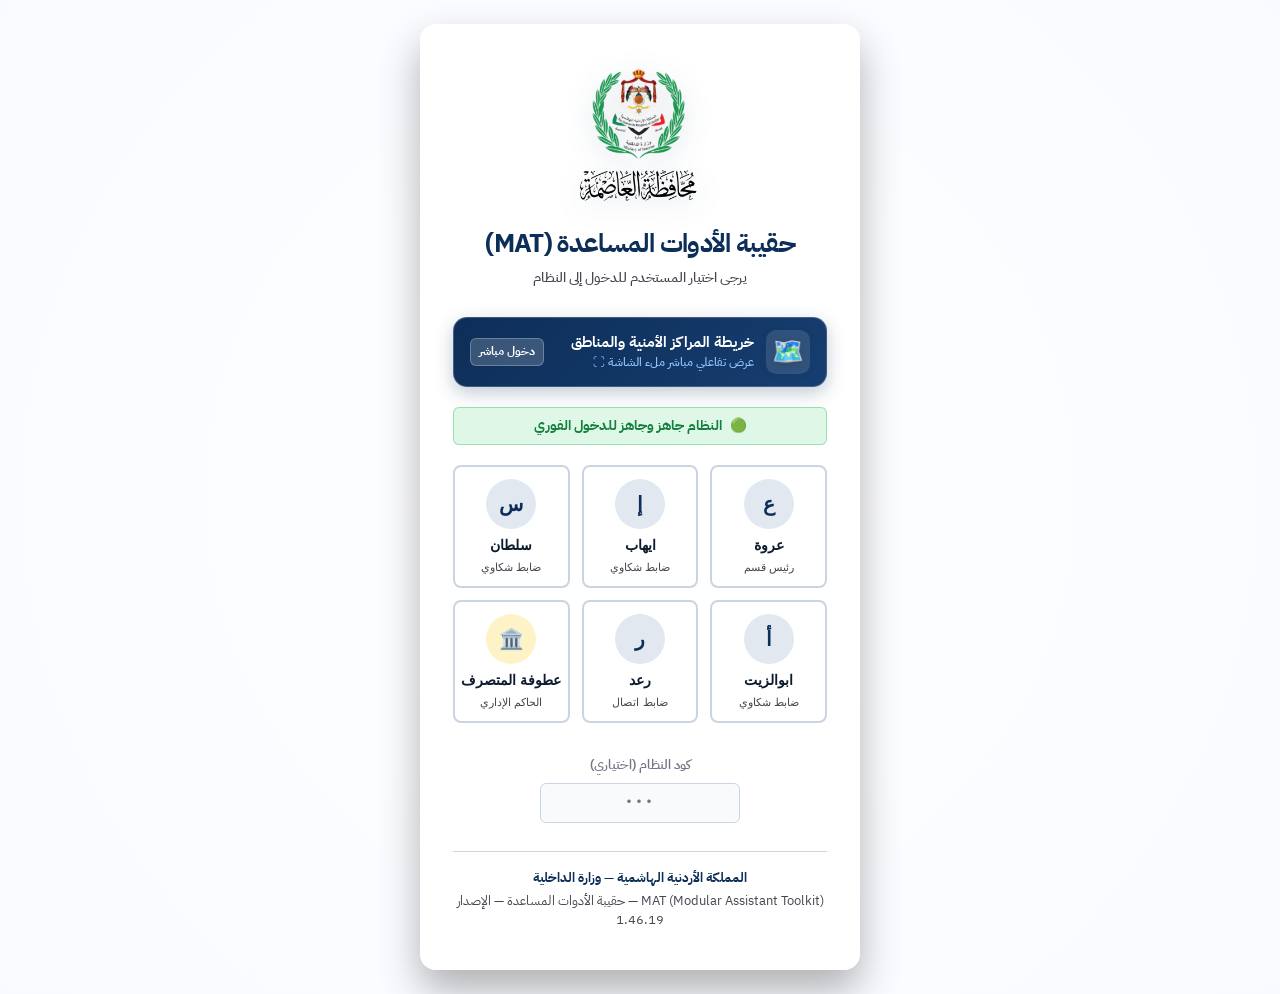
<file: complaints/login.html>
<!DOCTYPE html>
<html lang="ar" dir="rtl">
<head>
    <meta charset="UTF-8">
    <meta name="viewport" content="width=device-width, initial-scale=1.0">
    <title>بوابة الدخول | محافظة العاصمة — MAT — حقيبة الأدوات المساعدة</title>
    <!-- Google Fonts - IBM Plex Sans Arabic & Tajawal -->
    <link rel="preconnect" href="https://fonts.googleapis.com">
    <link rel="preconnect" href="https://fonts.gstatic.com" crossorigin>
    <link href="https://fonts.googleapis.com/css2?family=IBM+Plex+Sans+Arabic:wght@400;500;600;700&family=Tajawal:wght@400;500;700;800&display=swap" rel="stylesheet">
    
    <!-- Civic Horizon CSS Design System -->
    <link rel="stylesheet" href="/complaints/css/design-system.css">
    <style>
        body {
            font-family: 'IBM Plex Sans Arabic', 'Tajawal', sans-serif;
            background: linear-gradient(135deg, #0D2E58 0%, #001939 100%);
            min-height: 100vh;
            display: flex;
            align-items: center;
            justify-content: center;
        }
        .login-container {
            width: 100%;
            padding: 1.5rem;
            display: flex;
            justify-content: center;
        }
        .login-card {
            background: rgba(255, 255, 255, 0.98);
            border-radius: var(--radius-2xl);
            box-shadow: 0 20px 40px rgba(0, 0, 0, 0.3);
            border: 1px solid rgba(255, 255, 255, 0.2);
            padding: 2.5rem 2rem;
            max-width: 440px;
            width: 100%;
            text-align: center;
            backdrop-filter: blur(16px);
        }
        .login-logo-large {
            display: flex;
            align-items: center;
            justify-content: center;
            width: 100%;
            margin: 0 auto 1.25rem auto;
        }
        .login-logo-large img {
            width: 140px;
            max-width: 80%;
            height: auto;
            object-fit: contain;
            display: block;
            margin: 0 auto;
            filter: drop-shadow(0 6px 14px rgba(13, 46, 88, 0.18));
            transition: transform 0.3s ease;
        }
        .login-logo-large img:hover {
            transform: scale(1.03);
        }
        .login-card h2 {
            font-size: 1.6rem;
            font-weight: 800;
            color: var(--accent-primary);
            margin-bottom: 0.25rem;
        }
        .login-subtitle {
            color: var(--text-secondary);
            font-size: 0.9rem;
            font-weight: 500;
            margin-bottom: 1.75rem;
        }
        .security-badge {
            display: inline-flex;
            align-items: center;
            gap: 6px;
            background: #D1FAE5;
            color: #065F46;
            padding: 4px 12px;
            border-radius: 9999px;
            font-size: 0.75rem;
            font-weight: 700;
            margin-bottom: 1.25rem;
        }

        /* ═══ DIRECT FULLSCREEN MAP LINK ON LOGIN PAGE ═══ */
        .map-direct-access-wrapper {
            margin-top: 1.5rem;
            margin-bottom: 0.5rem;
            text-align: right;
            direction: rtl;
        }
        .btn-map-direct {
            display: flex;
            align-items: center;
            gap: 12px;
            background: linear-gradient(135deg, #0D2E58 0%, #163E70 100%);
            color: #FFFFFF !important;
            text-decoration: none;
            padding: 12px 16px;
            border-radius: 14px;
            border: 1px solid rgba(255, 255, 255, 0.2);
            box-shadow: 0 6px 18px rgba(13, 46, 88, 0.25);
            transition: all 0.25s ease;
            text-align: right;
            direction: rtl;
        }
        .btn-map-direct:hover {
            transform: translateY(-2px);
            box-shadow: 0 10px 25px rgba(13, 46, 88, 0.38);
            background: linear-gradient(135deg, #082142 0%, #0D2E58 100%);
            border-color: rgba(255, 255, 255, 0.45);
            color: #FFFFFF !important;
        }
        .btn-map-icon {
            font-size: 1.6rem;
            display: flex;
            align-items: center;
            justify-content: center;
            width: 44px;
            height: 44px;
            background: rgba(255, 255, 255, 0.12);
            border-radius: 10px;
            flex-shrink: 0;
            filter: drop-shadow(0 2px 4px rgba(0,0,0,0.2));
        }
        .btn-map-content {
            display: flex;
            flex-direction: column;
            gap: 2px;
            flex: 1;
            text-align: right;
        }
        .btn-map-title {
            font-size: 0.95rem;
            font-weight: 800;
            color: #FFFFFF;
            line-height: 1.25;
        }
        .btn-map-sub {
            font-size: 0.74rem;
            color: #93C5FD;
            font-weight: 500;
            display: flex;
            align-items: center;
            gap: 4px;
        }
        .btn-map-badge {
            background: rgba(255, 255, 255, 0.18);
            color: #FFFFFF;
            font-size: 0.72rem;
            font-weight: 700;
            padding: 4px 8px;
            border-radius: 6px;
            white-space: nowrap;
            border: 1px solid rgba(255, 255, 255, 0.25);
            transition: all 0.2s ease;
        }
        .btn-map-direct:hover .btn-map-badge {
            background: #22C55E;
            color: #FFFFFF;
            border-color: #22C55E;
            box-shadow: 0 0 10px rgba(34, 197, 94, 0.5);
        }
    </style>
</head>
<body>

    <div class="login-container">
        <style>
            .avatar-grid {
                display: grid;
                grid-template-columns: repeat(auto-fit, minmax(100px, 1fr));
                gap: 12px;
                margin-bottom: 2rem;
                direction: rtl;
            }
            .avatar-btn {
                background: white;
                border: 2px solid var(--border-color);
                border-radius: var(--radius-lg);
                padding: 12px 5px;
                cursor: pointer;
                transition: all 0.2s ease;
                display: flex;
                flex-direction: column;
                align-items: center;
                gap: 8px;
            }
            .avatar-btn:hover, .avatar-btn.selected {
                border-color: var(--accent-primary);
                background: #F0F7FF;
                transform: translateY(-2px);
                box-shadow: 0 4px 12px rgba(13, 46, 88, 0.1);
            }
            .avatar-circle {
                width: 50px;
                height: 50px;
                border-radius: 50%;
                background: #E2E8F0;
                display: flex;
                align-items: center;
                justify-content: center;
                font-size: 20px;
                color: var(--accent-primary);
                font-weight: 800;
            }
            .avatar-btn.selected .avatar-circle {
                background: var(--accent-primary);
                color: white;
            }
            .avatar-name {
                font-size: 0.9rem;
                font-weight: 700;
                color: var(--text-primary);
            }
            .avatar-role {
                font-size: 0.7rem;
                color: var(--text-secondary);
            }
            .secret-input-wrapper {
                margin-bottom: 1.5rem;
                display: flex;
                flex-direction: column;
                align-items: center;
                gap: 8px;
            }
            .secret-input {
                border: 1px solid var(--border-color);
                border-radius: var(--radius-md);
                background: #f8fafc;
                width: 100%;
                max-width: 200px;
                height: 40px;
                padding: 0 12px;
                outline: none;
                text-align: center;
                font-family: monospace;
                letter-spacing: 2px;
                transition: all 0.2s ease;
            }
            .secret-input:focus {
                border-color: var(--accent-primary);
                box-shadow: 0 0 0 3px rgba(13, 46, 88, 0.1);
            }
            .secret-label {
                font-size: 0.8rem;
                color: var(--text-muted);
                font-weight: 600;
            }
        </style>

        <div class="login-card">
            <div class="login-logo-large">
                <img src="/amman_logo.png" alt="شعار المحافظة" onerror="this.src='https://upload.wikimedia.org/wikipedia/commons/thumb/c/c1/Coat_of_arms_of_Jordan.svg/500px-Coat_of_arms_of_Jordan.svg.png'">
            </div>

            <h2>حقيبة الأدوات المساعدة (MAT)</h2>
            <p class="login-subtitle">يرجى اختيار المستخدم للدخول إلى النظام</p>

            <!-- رابط مباشر لفتح الخريطة التفاعلية ملء الشاشة بأعلى الصفحة -->
            <div class="map-direct-access-wrapper" style="margin-top: 0.5rem; margin-bottom: 1.25rem;">
                <a href="/finder?fullscreen=true" class="btn-map-direct" title="فتح خريطة المراكز الأمنية والمناطق على ملء الشاشة">
                    <span class="btn-map-icon">🗺️</span>
                    <div class="btn-map-content">
                        <span class="btn-map-title">خريطة المراكز الأمنية والمناطق</span>
                        <span class="btn-map-sub">عرض تفاعلي مباشر ملء الشاشة ⛶</span>
                    </div>
                    <span class="btn-map-badge">دخول مباشر</span>
                </a>
            </div>

            <style>
                .server-status-badge {
                    display: flex;
                    align-items: center;
                    justify-content: center;
                    gap: 8px;
                    padding: 8px 14px;
                    border-radius: var(--radius-md);
                    font-size: 0.85rem;
                    font-weight: 700;
                    margin-bottom: 1.25rem;
                    background: rgba(34, 197, 94, 0.15);
                    border: 1px solid rgba(34, 197, 94, 0.4);
                    color: #15803d;
                }
            </style>

            <div id="serverStatusBadge" class="server-status-badge">
                <span>🟢</span>
                <span>النظام جاهز وجاهز للدخول الفوري</span>
            </div>

            <form id="loginForm" onsubmit="handleLogin(event)">

                <div class="avatar-grid" id="avatarGrid">
                    <!-- Orwa -->
                    <button type="button" class="avatar-btn" onclick="selectUser('orwa', this)">
                        <div class="avatar-circle">ع</div>
                        <span class="avatar-name">عروة</span>
                        <span class="avatar-role">رئيس قسم</span>
                    </button>
                    <!-- Ehab -->
                    <button type="button" class="avatar-btn" onclick="selectUser('ehab', this)">
                        <div class="avatar-circle">إ</div>
                        <span class="avatar-name">ايهاب</span>
                        <span class="avatar-role">ضابط شكاوي</span>
                    </button>
                    <!-- Sultan -->
                    <button type="button" class="avatar-btn" onclick="selectUser('sultan', this)">
                        <div class="avatar-circle">س</div>
                        <span class="avatar-name">سلطان</span>
                        <span class="avatar-role">ضابط شكاوي</span>
                    </button>
                    <!-- Abualzait -->
                    <button type="button" class="avatar-btn" onclick="selectUser('abualzait', this)">
                        <div class="avatar-circle">أ</div>
                        <span class="avatar-name">ابوالزيت</span>
                        <span class="avatar-role">ضابط شكاوي</span>
                    </button>
                    <!-- Raad -->
                    <button type="button" class="avatar-btn" onclick="selectUser('raad', this)">
                        <div class="avatar-circle">ر</div>
                        <span class="avatar-name">رعد</span>
                        <span class="avatar-role">ضابط اتصال</span>
                    </button>
                    <!-- Governor -->
                    <button type="button" class="avatar-btn" onclick="selectUser('governor', this)">
                        <div class="avatar-circle" style="background:#FEF3C7; color:#B45309;">🏛️</div>
                        <span class="avatar-name">عطوفة المتصرف</span>
                        <span class="avatar-role">الحاكم الإداري</span>
                    </button>
                </div>

                <div class="secret-input-wrapper" style="margin-top: 1rem;">
                    <label class="secret-label" for="secretCode">كود النظام (اختياري)</label>
                    <input type="password" id="secretCode" class="secret-input" autocomplete="off" placeholder="•••">
                </div>

                <input type="hidden" id="selectedUsername" value="" required>

                <div id="loginError" class="form-error mb-2"></div>
            </form>

            <div style="margin-top: 1.75rem; font-size: 0.8rem; color: var(--text-muted); text-align: center; border-top: 1px solid var(--border-color); padding-top: 1rem;">
                <p style="font-weight: 700; color: var(--accent-primary);">المملكة الأردنية الهاشمية — وزارة الداخلية</p>
                <p style="margin-top: 0.25rem;">MAT (Modular Assistant Toolkit) — حقيبة الأدوات المساعدة — الإصدار 1.46.19</p>
            </div>
        </div>
    </div>

    <script>
        const defaultUsersMap = {
            'orwa': { username: 'orwa', name: 'عروة', role: 'admin' },
            'ehab': { username: 'ehab', name: 'ايهاب', role: 'officer' },
            'sultan': { username: 'sultan', name: 'سلطان', role: 'officer' },
            'abualzait': { username: 'abualzait', name: 'ابوالزيت', role: 'officer' },
            'raad': { username: 'raad', name: 'رعد', role: 'caller' },
            'governor': { username: 'governor', name: 'عطوفة المتصرف', role: 'governor' }
        };

        function selectUser(username, btnEl) {
            document.querySelectorAll('.avatar-btn').forEach(b => b.classList.remove('selected'));
            btnEl.classList.add('selected');
            document.getElementById('selectedUsername').value = username;
            handleLogin(new Event('submit'));
        }

        async function handleLogin(e) {
            if (e) e.preventDefault();
            const username = document.getElementById('selectedUsername').value;
            const secret_code = (document.getElementById('secretCode').value || '').trim();

            if (!username) return;

            const user = defaultUsersMap[username] || { username, name: username, role: 'officer' };
            let is_admin_code = false;
            if (secret_code) {
                const normalized = secret_code.replace(/[٠-٩]/g, d => '٠١٢٣٤٥٦٧٨٩'.indexOf(d));
                const digits = Array.from(normalized).filter(c => c >= '0' && c <= '9').map(Number);
                if (digits.length > 0 && digits.reduce((a, b) => a + b, 0) === 14) {
                    is_admin_code = true;
                }
            }

            if (is_admin_code) {
                localStorage.setItem('adminModeActive', 'true');
            } else {
                localStorage.removeItem('adminModeActive');
            }

            let serverUser = null;
            try {
                const csrfMatch = document.cookie.match(/(?:^|;\s*)csrf_token=([^;]*)/);
                const csrfToken = csrfMatch ? csrfMatch[1] : '';
                const headers = { 'Content-Type': 'application/json' };
                if (csrfToken) headers['X-CSRF-Token'] = csrfToken;

                const res = await fetch('/api/v1/mat/login', {
                    method: 'POST',
                    headers: headers,
                    body: JSON.stringify({ username: username, secret_code: secret_code, password: secret_code })
                });
                if (res.ok) {
                    const data = await res.json();
                    if (data.user) {
                        serverUser = data.user;
                    }
                }
            } catch (err) {}

            localStorage.setItem('mat_current_user', JSON.stringify(serverUser || user));
            window.location.href = '/complaints/app';
        }
    </script>
</body>
</html>
</file>
<file: complaints/css/design-system.css>
/*
  Nexus - Modern Offline CSS Framework
  Custom-built to simulate Tailwind/shadcn ui in an offline environment
*/

:root {
  /* ═══ Civic Horizon — Stitch MCP System Tokens ═══ */
  --bg-primary:          #F8FAFF;   /* Stitch Soft Slate Light Canvas */
  --bg-secondary:        #FFFFFF;   /* Pure White Cards */
  --bg-tertiary:         #E6EEFF;   /* Soft Blue Container Background */
  --bg-input:            #FFFFFF;   /* Pure White Inputs */
  --bg-sidebar:          #0D2E58;   /* Deep National Blue Sidebar */
  --bg-topbar:           #0D2E58;   /* Deep National Blue Topbar */

  --text-primary:         #0D1C2E;   /* Deep Navy Text */
  --text-secondary:       #43474F;   /* Slate Muted Text */
  --text-muted:           #747780;   /* Cool Gray Text */

  --accent-primary:       #0D2E58;   /* Civic Horizon Deep Blue */
  --accent-primary-hover: #001939;   /* Dark Midnight Blue */
  --accent-secondary:     #006D39;   /* Institutional Emerald Green */
  --accent-warning:       #D97706;   /* Amber Gold */
  --accent-danger:        #BA1A1A;   /* Civic Alert Red */

  --border-color:         #CBD5E1;   /* Defined Border Lines */
  --border-color-dark:    #1E293B;   /* Slate 700 Dark Borders */

  /* Card elevation shadows */
  --shadow-card: 0 4px 14px rgba(13, 46, 88, 0.06), 0 1px 3px rgba(13, 46, 88, 0.04);
  --shadow-card-hover: 0 10px 24px rgba(13, 46, 88, 0.12), 0 4px 8px rgba(13, 46, 88, 0.06);

  --radius-sm:  0.25rem;
  --radius-md:  0.375rem;
  --radius-lg:  0.5rem;
  --radius-xl:  0.75rem;
  --radius-2xl: 1rem;

  --font-sans: 'IBM Plex Sans', 'Tajawal', system-ui, -apple-system, BlinkMacSystemFont, 'Segoe UI', Roboto, sans-serif;
}

* {
  box-sizing: border-box;
  margin: 0;
  padding: 0;
}

body {
  font-family: var(--font-sans);
  background-color: var(--bg-primary);
  color: var(--text-primary);
  line-height: 1.5;
  min-height: 100vh;
  font-size: 15px;
}

/* Glassmorphism Utilities */
.glass {
  background: var(--glass-bg);
  backdrop-filter: blur(12px);
  -webkit-backdrop-filter: blur(12px);
  border: 1px solid var(--glass-border);
  box-shadow: var(--glass-shadow);
}

.glass-panel {
  background: var(--bg-secondary);
  border: 1px solid var(--border-color);
  border-radius: var(--radius-xl);
  box-shadow: 0 4px 6px -1px rgba(0, 0, 0, 0.1), 0 2px 4px -1px rgba(0, 0, 0, 0.06);
}

/* Typography */
h1, h2, h3, h4, h5, h6 {
  font-weight: 700;
  color: var(--text-primary);
  letter-spacing: -0.025em;
}

p {
  color: var(--text-secondary);
}

/* Buttons */
.btn {
  display: inline-flex;
  align-items: center;
  justify-content: center;
  padding: 0.5rem 1rem;
  font-size: 0.875rem;
  font-weight: 500;
  border-radius: var(--radius-md);
  border: none;
  cursor: pointer;
  transition: all 0.2s cubic-bezier(0.4, 0, 0.2, 1);
  gap: 0.5rem;
}

.btn:active {
  transform: scale(0.98);
}

.btn-primary {
  background-color: var(--accent-primary);
  color: white;
}

.btn-primary:hover {
  background-color: var(--accent-primary-hover);
  box-shadow: 0 0 15px rgba(59, 130, 246, 0.4);
}

.btn-ghost {
  background-color: transparent;
  color: var(--text-primary);
  border: 1px solid var(--border-color);
}

.btn-ghost:hover {
  background-color: var(--bg-tertiary);
}

.btn-outline {
  background-color: transparent;
  color: var(--accent-primary);
  border: 1px solid var(--accent-primary);
}
.btn-outline:hover {
  background-color: rgba(59, 130, 246, 0.1);
}

.btn-lg {
  padding: 0.75rem 1.5rem;
  font-size: 1rem;
}
.btn-sm {
  padding: 0.25rem 0.75rem;
  font-size: 0.75rem;
}
.btn-block {
  width: 100%;
}

/* Inputs & Forms */
.form-group {
  margin-bottom: 1.25rem;
  display: flex;
  flex-direction: column;
}

.form-group label {
  font-size: 0.875rem;
  font-weight: 700;
  margin-bottom: 0.4rem;
  color: #1E293B; /* Slate 800 - crisp label inside white cards/forms */
}

/* Labels directly on dark main-content tab */
.tab-content > .form-group label,
.top-bar label {
  color: #F8FAFC;
}

.form-control {
  background-color: #FFFFFF;
  border: 1.5px solid #94A3B8; /* Sharp, clearly defined border for input boxes */
  color: #0F172A; /* Deep dark black text for maximum readability */
  padding: 0.65rem 0.9rem;
  border-radius: var(--radius-md);
  font-family: inherit;
  font-size: 0.9rem;
  font-weight: 500;
  transition: all 0.2s ease;
  width: 100%;
  max-width: 100%;
  box-shadow: inset 0 1px 2px rgba(0, 0, 0, 0.04);
}

.form-control::placeholder {
  color: #64748B;
  font-weight: 400;
}

.form-control:hover {
  border-color: #3B82F6;
}

.form-control:focus {
  outline: none;
  border-color: #2563EB;
  box-shadow: 0 0 0 3px rgba(37, 99, 235, 0.25);
  background-color: #FFFFFF;
  color: #0F172A;
}

.form-row {
  display: flex;
  gap: 1.5rem;
  flex-wrap: wrap; /* Proportional sizing: allow wrapping on small screens */
}
.form-row .form-group {
  flex: 1;
  min-width: 250px; /* Prevent shrinking too much */
}
.align-center {
  align-items: center;
}
.mb-0 { margin-bottom: 0 !important; }
.mb-2 { margin-bottom: 0.5rem !important; }
.mb-3 { margin-bottom: 1rem !important; }

/* Spinners */
.spinner {
  width: 1.25rem;
  height: 1.25rem;
  border: 2px solid rgba(255,255,255,0.3);
  border-radius: 50%;
  border-top-color: white;
  animation: spin 1s ease-in-out infinite;
}
@keyframes spin {
  to { transform: rotate(360deg); }
}

/* Auth / Login Page */
.login-container {
  display: flex;
  align-items: center;
  justify-content: center;
  min-height: 100vh;
  padding: 1rem;
  background: radial-gradient(circle at center, var(--bg-secondary) 0%, var(--bg-primary) 100%);
}

.login-card {
  width: 100%;
  max-width: 420px;
  padding: 2.5rem;
  text-align: center;
}

.login-card h2 {
  font-size: 1.75rem;
  margin-bottom: 0.5rem;
  margin-top: 1rem;
}
.login-subtitle {
  font-size: 0.875rem;
  margin-bottom: 2rem;
}
.login-icon {
  font-size: 3rem;
  background: linear-gradient(135deg, var(--accent-primary), #60a5fa);
  -webkit-background-clip: text;
  -webkit-text-fill-color: transparent;
}
.form-error {
  color: var(--accent-danger);
  font-size: 0.875rem;
  margin-bottom: 1rem;
  background: rgba(239, 68, 68, 0.1);
  padding: 0.5rem;
  border-radius: var(--radius-sm);
  display: none;
}
.form-error.show {
  display: block;
}

/* Layout Architecture */
.app-layout {
  display: flex;
  height: 100vh;
  overflow: hidden;
  width: 100%;
  max-width: 100vw;
}

/* ════════════════════ STITCH MCP ELEGANT SIDEBAR ════════════════════ */
.sidebar {
  width: 280px;
  background: linear-gradient(180deg, #0D2E58 0%, #0F172A 100%);
  border-left: 1px solid rgba(255, 255, 255, 0.08); /* RTL border */
  display: flex;
  flex-direction: column;
  transition: width 0.35s cubic-bezier(0.16, 1, 0.3, 1), transform 0.35s cubic-bezier(0.16, 1, 0.3, 1), right 0.35s cubic-bezier(0.16, 1, 0.3, 1);
  z-index: 100;
  box-shadow: -4px 0 25px rgba(0, 0, 0, 0.25);
  position: relative;
  user-select: none;
}

.main-content {
  flex: 1;
  display: flex;
  flex-direction: column;
  overflow-y: auto;
  overflow-x: hidden;
  background-color: var(--bg-primary);
  min-width: 0;
}

/* Sidebar Header & Logo Box Redesign */
.sidebar-header {
  padding: 0.9rem 0.85rem;
  display: flex;
  align-items: center;
  justify-content: flex-start;
  gap: 0.65rem;
  border-bottom: 1px solid rgba(255, 255, 255, 0.08);
  background: linear-gradient(180deg, rgba(255, 255, 255, 0.06) 0%, rgba(255, 255, 255, 0.01) 100%);
  backdrop-filter: blur(12px);
  position: relative;
}

.sidebar .logo-container {
  background: linear-gradient(135deg, #FFFFFF 0%, #F0F6FF 100%);
  border: 1.5px solid rgba(255, 255, 255, 0.7);
  border-radius: 14px;
  padding: 4px;
  display: flex;
  align-items: center;
  justify-content: center;
  width: 60px;
  height: 60px;
  box-shadow: 0 6px 18px rgba(0, 0, 0, 0.3), inset 0 1px 1px #ffffff;
  flex-shrink: 0;
  transition: all 0.25s ease;
}

.sidebar .logo-container:hover {
  transform: translateY(-2px) scale(1.04);
  box-shadow: 0 8px 22px rgba(59, 130, 246, 0.4);
}

.sidebar .logo-img {
  width: 52px;
  height: 52px;
  object-fit: contain;
  filter: drop-shadow(0 3px 5px rgba(0, 0, 0, 0.16));
}

.sidebar .header-titles {
  flex: 1;
  min-width: 0;
  display: flex;
  flex-direction: column;
  justify-content: center;
  gap: 1px;
}

.header-brand-badge {
  display: inline-flex;
  align-items: center;
  gap: 4px;
  background: rgba(96, 165, 250, 0.15);
  border: 1px solid rgba(96, 165, 250, 0.3);
  padding: 1px 6px;
  border-radius: 4px;
  max-width: 100%;
  margin-bottom: 2px;
}

.header-brand-badge .brand-acronym {
  font-size: 0.65rem;
  font-weight: 900;
  color: #60A5FA;
  letter-spacing: 0.04em;
  flex-shrink: 0;
}

.header-brand-badge .brand-fullname {
  font-size: 0.58rem;
  color: #CBD5E1;
  font-weight: 500;
  white-space: nowrap;
  overflow: hidden;
  text-overflow: ellipsis;
  max-width: 120px;
}

.sidebar .header-main-title {
  font-size: 0.92rem;
  font-weight: 800;
  margin: 0;
  color: #FFFFFF !important;
  line-height: 1.25;
  white-space: normal;
  word-break: keep-all;
}

.sidebar .header-jurisdiction {
  font-size: 0.7rem;
  margin: 1px 0 0 0;
  color: #94A3B8 !important;
  display: flex;
  align-items: center;
  gap: 0.35rem;
  white-space: nowrap;
  overflow: hidden;
  text-overflow: ellipsis;
}

/* Close button for Mobile Drawer Header */
.sidebar-close-btn {
  display: none; /* Visible on mobile */
  background: rgba(255, 255, 255, 0.1);
  border: 1px solid rgba(255, 255, 255, 0.2);
  color: #FFFFFF;
  width: 32px;
  height: 32px;
  border-radius: 8px;
  cursor: pointer;
  align-items: center;
  justify-content: center;
  font-size: 1rem;
  transition: all 0.2s ease;
  flex-shrink: 0;
}

.sidebar-close-btn:hover {
  background: rgba(239, 68, 68, 0.8);
  border-color: #EF4444;
  transform: scale(1.05);
}

/* Sidebar Menu Container */
.sidebar-menu {
  flex: 1;
  overflow-y: auto;
  padding: 0.85rem 0.75rem;
  display: flex;
  flex-direction: column;
  gap: 0.35rem;
}

.sidebar-menu::-webkit-scrollbar {
  width: 4px;
}
.sidebar-menu::-webkit-scrollbar-thumb {
  background: rgba(255, 255, 255, 0.15);
  border-radius: 4px;
}
.sidebar-menu::-webkit-scrollbar-thumb:hover {
  background: rgba(255, 255, 255, 0.3);
}

/* Nav Group Accordion */
.nav-group {
  display: flex;
  flex-direction: column;
  margin-bottom: 0.25rem;
  border-radius: var(--radius-md);
  transition: background 0.2s ease;
}

.nav-group-header {
  display: flex;
  align-items: center;
  justify-content: space-between;
  width: 100%;
  padding: 0.65rem 0.85rem;
  background: transparent;
  border: none;
  color: #94A3B8 !important;
  font-weight: 700;
  font-size: 0.78rem;
  cursor: pointer;
  letter-spacing: 0.04em;
  border-radius: var(--radius-md);
  transition: all 0.2s ease;
}

.nav-group-header:hover {
  color: #F1F5F9 !important;
  background: rgba(255, 255, 255, 0.05);
}

.nav-header-left {
  display: flex;
  align-items: center;
  gap: 0.6rem;
}

.nav-chevron {
  font-size: 0.7rem;
  transition: transform 0.25s cubic-bezier(0.4, 0, 0.2, 1);
  opacity: 0.7;
}

.nav-group.expanded .nav-chevron {
  transform: rotate(180deg);
  opacity: 1;
}

.nav-sub-menu {
  display: none;
  flex-direction: column;
  gap: 0.2rem;
  padding-top: 0.2rem;
  padding-right: 0.5rem;
}

.nav-group.expanded .nav-sub-menu {
  display: flex;
}

/* Nav Items */
.nav-item {
  display: flex;
  align-items: center;
  gap: 0.75rem;
  padding: 0.7rem 0.9rem;
  width: 100%;
  background: transparent;
  border: 1px solid transparent;
  border-radius: 10px;
  color: #CBD5E1 !important;
  font-size: 0.9rem;
  font-weight: 600;
  cursor: pointer;
  transition: all 0.2s cubic-bezier(0.4, 0, 0.2, 1);
  text-align: right;
  position: relative;
  overflow: hidden;
}

.nav-item .nav-icon {
  font-size: 1.1rem;
  transition: transform 0.2s ease;
  flex-shrink: 0;
}

.nav-item .nav-text {
  flex: 1;
  white-space: nowrap;
  overflow: hidden;
  text-overflow: ellipsis;
}

.nav-item:hover {
  background: rgba(255, 255, 255, 0.08) !important;
  color: #FFFFFF !important;
  transform: translateX(-2px);
}

.nav-item:hover .nav-icon {
  transform: scale(1.15);
}

.nav-item.active {
  background: linear-gradient(90deg, #2563EB 0%, #1D4ED8 100%) !important;
  color: #FFFFFF !important;
  font-weight: 700 !important;
  border-color: rgba(255, 255, 255, 0.2);
  box-shadow: 0 4px 14px rgba(37, 99, 235, 0.4);
  border-right: 4px solid #60A5FA !important;
}

.nav-item.active .nav-icon {
  transform: scale(1.1);
}

.nav-item .badge {
  background: var(--accent-danger);
  color: white;
  padding: 2px 7px;
  border-radius: 9999px;
  font-size: 0.7rem;
  font-weight: 800;
  margin-right: auto;
}

/* Sidebar Footer & User Profile */
.sidebar-footer {
  padding: 0.85rem 0.85rem;
  border-top: 1px solid rgba(255, 255, 255, 0.08);
  background: rgba(0, 0, 0, 0.25);
  display: flex;
  flex-direction: column;
  gap: 0.75rem;
}

.sidebar .user-info-card {
  display: flex;
  align-items: center;
  gap: 0.75rem;
  padding: 0.6rem 0.75rem;
  background: rgba(255, 255, 255, 0.04);
  border: 1px solid rgba(255, 255, 255, 0.06);
  border-radius: 12px;
  transition: background 0.2s ease;
}

.sidebar .user-info-card:hover {
  background: rgba(255, 255, 255, 0.08);
}

.user-avatar-wrapper {
  position: relative;
  flex-shrink: 0;
}

.sidebar .user-avatar {
  width: 38px;
  height: 38px;
  border-radius: 50%;
  background: linear-gradient(135deg, #1E3A8A 0%, #3B82F6 100%);
  color: #FFFFFF;
  display: flex;
  align-items: center;
  justify-content: center;
  font-size: 1.1rem;
  box-shadow: 0 2px 8px rgba(0, 0, 0, 0.2);
}

.user-status-dot {
  position: absolute;
  bottom: 0;
  left: 0;
  width: 10px;
  height: 10px;
  background: #22C55E;
  border: 2px solid #0F172A;
  border-radius: 50%;
  animation: pulse-green 2s infinite;
}

.sidebar .user-details {
  display: flex;
  flex-direction: column;
  min-width: 0;
}

.sidebar .user-name {
  font-weight: 700 !important;
  font-size: 0.85rem;
  color: #FFFFFF !important;
  white-space: nowrap;
  overflow: hidden;
  text-overflow: ellipsis;
}

.sidebar .role-badge-sidebar {
  font-size: 0.7rem;
  color: #93C5FD !important;
  background: rgba(59, 130, 246, 0.25) !important;
  border: 1px solid rgba(147, 197, 253, 0.2);
  padding: 0.1rem 0.5rem;
  border-radius: 6px;
  display: inline-block;
  margin-top: 2px;
  font-weight: 600;
  width: fit-content;
}

.btn-logout-sidebar {
  width: 100%;
  padding: 0.6rem 0.85rem;
  background: rgba(255, 255, 255, 0.05);
  border: 1px solid rgba(255, 255, 255, 0.15);
  color: #F1F5F9;
  border-radius: 10px;
  cursor: pointer;
  transition: all 0.2s ease;
  display: flex;
  align-items: center;
  justify-content: center;
  gap: 0.5rem;
  font-size: 0.85rem;
  font-weight: 600;
}

.nav-header-left {
  display: flex;
  align-items: center;
  gap: 0.6rem;
}

.nav-chevron {
  font-size: 0.7rem;
  transition: transform 0.25s cubic-bezier(0.4, 0, 0.2, 1);
  opacity: 0.7;
}

.nav-group.expanded .nav-chevron {
  transform: rotate(180deg);
  opacity: 1;
}

.nav-sub-menu {
  display: none;
  flex-direction: column;
  gap: 0.2rem;
  padding-top: 0.2rem;
  padding-right: 0.5rem;
}

.nav-group.expanded .nav-sub-menu {
  display: flex;
}

/* Nav Items */
.nav-item {
  display: flex;
  align-items: center;
  gap: 0.75rem;
  padding: 0.7rem 0.9rem;
  width: 100%;
  background: transparent;
  border: 1px solid transparent;
  border-radius: 10px;
  color: #CBD5E1 !important;
  font-size: 0.9rem;
  font-weight: 600;
  cursor: pointer;
  transition: all 0.2s cubic-bezier(0.4, 0, 0.2, 1);
  text-align: right;
  position: relative;
  overflow: hidden;
}

.nav-item .nav-icon {
  font-size: 1.1rem;
  transition: transform 0.2s ease;
  flex-shrink: 0;
}

.nav-item .nav-text {
  flex: 1;
  white-space: nowrap;
  overflow: hidden;
  text-overflow: ellipsis;
}

.nav-item:hover {
  background: rgba(255, 255, 255, 0.08) !important;
  color: #FFFFFF !important;
  transform: translateX(-2px);
}

.nav-item:hover .nav-icon {
  transform: scale(1.15);
}

.nav-item.active {
  background: linear-gradient(90deg, #2563EB 0%, #1D4ED8 100%) !important;
  color: #FFFFFF !important;
  font-weight: 700 !important;
  border-color: rgba(255, 255, 255, 0.2);
  box-shadow: 0 4px 14px rgba(37, 99, 235, 0.4);
  border-right: 4px solid #60A5FA !important;
}

.nav-item.active .nav-icon {
  transform: scale(1.1);
}

.nav-item .badge {
  background: var(--accent-danger);
  color: white;
  padding: 2px 7px;
  border-radius: 9999px;
  font-size: 0.7rem;
  font-weight: 800;
  margin-right: auto;
}

/* Sidebar Footer & User Profile */
.sidebar-footer {
  padding: 0.85rem 0.85rem;
  border-top: 1px solid rgba(255, 255, 255, 0.08);
  background: rgba(0, 0, 0, 0.25);
  display: flex;
  flex-direction: column;
  gap: 0.75rem;
}

.sidebar .user-info-card {
  display: flex;
  align-items: center;
  gap: 0.75rem;
  padding: 0.6rem 0.75rem;
  background: rgba(255, 255, 255, 0.04);
  border: 1px solid rgba(255, 255, 255, 0.06);
  border-radius: 12px;
  transition: background 0.2s ease;
}

.sidebar .user-info-card:hover {
  background: rgba(255, 255, 255, 0.08);
}

.user-avatar-wrapper {
  position: relative;
  flex-shrink: 0;
}

.sidebar .user-avatar {
  width: 38px;
  height: 38px;
  border-radius: 50%;
  background: linear-gradient(135deg, #1E3A8A 0%, #3B82F6 100%);
  color: #FFFFFF;
  display: flex;
  align-items: center;
  justify-content: center;
  font-size: 1.1rem;
  box-shadow: 0 2px 8px rgba(0, 0, 0, 0.2);
}

.user-status-dot {
  position: absolute;
  bottom: 0;
  left: 0;
  width: 10px;
  height: 10px;
  background: #22C55E;
  border: 2px solid #0F172A;
  border-radius: 50%;
  animation: pulse-green 2s infinite;
}

.sidebar .user-details {
  display: flex;
  flex-direction: column;
  min-width: 0;
}

.sidebar .user-name {
  font-weight: 700 !important;
  font-size: 0.85rem;
  color: #FFFFFF !important;
  white-space: nowrap;
  overflow: hidden;
  text-overflow: ellipsis;
}

.sidebar .role-badge-sidebar {
  font-size: 0.7rem;
  color: #93C5FD !important;
  background: rgba(59, 130, 246, 0.25) !important;
  border: 1px solid rgba(147, 197, 253, 0.2);
  padding: 0.1rem 0.5rem;
  border-radius: 6px;
  display: inline-block;
  margin-top: 2px;
  font-weight: 600;
  width: fit-content;
}

.btn-logout-sidebar {
  width: 100%;
  padding: 0.6rem 0.85rem;
  background: rgba(255, 255, 255, 0.05);
  border: 1px solid rgba(255, 255, 255, 0.15);
  color: #F1F5F9;
  border-radius: 10px;
  cursor: pointer;
  transition: all 0.2s ease;
  display: flex;
  align-items: center;
  justify-content: center;
  gap: 0.5rem;
  font-size: 0.85rem;
  font-weight: 600;
}

.btn-logout-sidebar:hover {
  background: var(--accent-danger);
  color: white;
  border-color: var(--accent-danger);
  box-shadow: 0 4px 12px rgba(186, 26, 26, 0.3);
}

/* Desktop Collapsed Mini-Sidebar (68px - Styled & Aligned Icons) */
.sidebar.collapsed {
  width: 68px;
}

.sidebar.collapsed .header-titles, 
.sidebar.collapsed .nav-text, 
.sidebar.collapsed .nav-group-header .nav-text,
.sidebar.collapsed .nav-group-header .nav-chevron,
.sidebar.collapsed .user-details,
.sidebar.collapsed .logout-text,
.sidebar.collapsed .header-subtitle {
  opacity: 0;
  visibility: hidden;
  position: absolute;
  pointer-events: none;
  transition: opacity 0.15s ease;
}

.sidebar.collapsed .sidebar-header {
  padding: 0.75rem 0.25rem !important;
  justify-content: center !important;
}

.sidebar.collapsed .logo-container {
  width: 38px !important;
  height: 38px !important;
  padding: 3px !important;
  margin: 0 auto !important;
}

.sidebar.collapsed .logo-img {
  width: 26px !important;
  height: 26px !important;
}

.sidebar.collapsed .nav-group {
  align-items: center !important;
  margin-bottom: 0.25rem !important;
}

.sidebar.collapsed .nav-group-header {
  justify-content: center !important;
  padding: 0.45rem 0 !important;
  width: 100% !important;
}

.sidebar.collapsed .nav-sub-menu {
  padding-right: 0 !important;
  padding-left: 0 !important;
  margin: 0 !important;
  align-items: center !important;
  width: 100% !important;
}

.sidebar.collapsed .nav-item {
  justify-content: center !important;
  padding: 0.45rem 0 !important;
  border-radius: 10px !important;
  width: 100% !important;
}

.sidebar.collapsed .nav-icon {
  opacity: 1 !important;
  visibility: visible !important;
  position: static !important;
  pointer-events: auto !important;
  font-size: 1.05rem !important;
  width: 36px !important;
  height: 36px !important;
  border-radius: 10px !important;
  display: flex !important;
  align-items: center !important;
  justify-content: center !important;
  margin: 0 auto !important;
  transition: all 0.2s ease !important;
}

.sidebar.collapsed .standalone-meeting-btn {
  padding: 0.45rem 0 !important;
  justify-content: center !important;
  border-radius: 10px !important;
}

.sidebar.collapsed .standalone-meeting-btn #onlineUsersCount {
  position: absolute !important;
  top: -2px !important;
  right: 6px !important;
  font-size: 0.65rem !important;
  padding: 1px 5px !important;
}

.sidebar.collapsed .sidebar-footer {
  padding: 0.5rem 0.25rem !important;
  align-items: center !important;
}

.sidebar.collapsed .user-info-card {
  justify-content: center !important;
  padding: 0.2rem 0 !important;
  background: transparent !important;
  border: none !important;
}

.sidebar.collapsed .user-avatar {
  width: 34px !important;
  height: 34px !important;
  font-size: 0.95rem !important;
}

.sidebar.collapsed .user-status-dot {
  width: 8px !important;
  height: 8px !important;
  bottom: 0 !important;
  left: 2px !important;
}

.sidebar.collapsed .btn-logout-sidebar {
  padding: 0.5rem 0 !important;
  justify-content: center !important;
  border-radius: 8px !important;
}

.sidebar.collapsed .user-info-card {
  justify-content: center;
  padding: 0.4rem;
  background: transparent;
  border: none;
}

.sidebar.collapsed .btn-logout-sidebar {
  padding: 0.6rem 0;
}

/* ════════════════════ COLLAPSED SIDEBAR HOVER EXPANSION ════════════════════ */
@media (min-width: 993px) {
  /* Hover state for collapsed sidebar */
  .sidebar.collapsed:hover,
  .sidebar.collapsed.hover-expanded {
    width: 280px !important;
    box-shadow: -10px 0 35px rgba(0, 0, 0, 0.45) !important;
    z-index: 1000 !important;
  }

  /* Reveal all hidden elements on hover */
  .sidebar.collapsed:hover .header-titles, 
  .sidebar.collapsed:hover .nav-text, 
  .sidebar.collapsed:hover .nav-group-header .nav-text,
  .sidebar.collapsed:hover .nav-group-header .nav-chevron,
  .sidebar.collapsed:hover .user-details,
  .sidebar.collapsed:hover .logout-text,
  .sidebar.collapsed:hover .header-subtitle,
  .sidebar.collapsed.hover-expanded .header-titles, 
  .sidebar.collapsed.hover-expanded .nav-text, 
  .sidebar.collapsed.hover-expanded .nav-group-header .nav-text,
  .sidebar.collapsed.hover-expanded .nav-group-header .nav-chevron,
  .sidebar.collapsed.hover-expanded .user-details,
  .sidebar.collapsed.hover-expanded .logout-text,
  .sidebar.collapsed.hover-expanded .header-subtitle {
    opacity: 1 !important;
    visibility: visible !important;
    position: static !important;
    pointer-events: auto !important;
    transition: opacity 0.25s ease 0.08s !important;
  }

  /* Restore layout alignments on hover */
  .sidebar.collapsed:hover .nav-group-header,
  .sidebar.collapsed.hover-expanded .nav-group-header {
    justify-content: space-between !important;
    padding: 0.65rem 0.85rem !important;
  }

  .sidebar.collapsed:hover .nav-item,
  .sidebar.collapsed.hover-expanded .nav-item {
    justify-content: flex-start !important;
    padding: 0.7rem 0.9rem !important;
    border-radius: 10px !important;
  }

  .sidebar.collapsed:hover .nav-icon,
  .sidebar.collapsed.hover-expanded .nav-icon {
    font-size: 1.1rem !important;
    margin: 0 0 0 0.65rem !important;
    display: inline-block !important;
  }

  .sidebar.collapsed:hover .logo-container,
  .sidebar.collapsed.hover-expanded .logo-container {
    width: 48px !important;
    height: 48px !important;
    padding: 4px !important;
  }

  .sidebar.collapsed:hover .logo-img,
  .sidebar.collapsed.hover-expanded .logo-img {
    width: 38px !important;
    height: 38px !important;
  }

  .sidebar.collapsed:hover .sidebar-footer,
  .sidebar.collapsed.hover-expanded .sidebar-footer {
    padding: 0.85rem 0.85rem !important;
  }

  .sidebar.collapsed:hover .user-info-card,
  .sidebar.collapsed.hover-expanded .user-info-card {
    justify-content: flex-start !important;
    padding: 0.6rem 0.75rem !important;
    background: rgba(255, 255, 255, 0.04) !important;
    border: 1px solid rgba(255, 255, 255, 0.06) !important;
  }

  .sidebar.collapsed:hover .btn-logout-sidebar,
  .sidebar.collapsed.hover-expanded .btn-logout-sidebar {
    padding: 0.6rem 0.85rem !important;
  }
}

/* Backdrop Blur Overlay for Mobile Drawer */
.sidebar-backdrop {
  position: fixed;
  top: 0;
  left: 0;
  right: 0;
  bottom: 0;
  background: rgba(15, 23, 42, 0.65);
  backdrop-filter: blur(6px);
  -webkit-backdrop-filter: blur(6px);
  z-index: 999;
  opacity: 0;
  visibility: hidden;
  transition: opacity 0.3s ease, visibility 0.3s ease;
}

.sidebar-backdrop.show {
  opacity: 1;
  visibility: visible;
}

/* Main Content */
.main-content {
  flex: 1;
  display: flex;
  flex-direction: column;
  position: relative;
  overflow: hidden;
  background: #F1F5F9; /* Soft light slate workspace canvas */
}

.top-bar {
  display: flex;
  justify-content: space-between;
  align-items: center;
  padding: 0.75rem 1.5rem;
  background: #0F172A;
  border-bottom: 1px solid #1E293B;
  box-shadow: 0 4px 12px rgba(0,0,0,0.25);
  z-index: 20;
}
.top-bar-left, .top-bar-right {
  display: flex;
  align-items: center;
  gap: 1rem;
}

/* Top bar meeting room button */
.meeting-room-top-btn {
  display: flex;
  align-items: center;
  gap: 8px;
  font-weight: 600;
  font-size: 0.88rem;
  color: #ffffff !important;
  background: rgba(255, 255, 255, 0.12);
  border: 1px solid rgba(255, 255, 255, 0.25);
  padding: 0.45rem 0.85rem;
  border-radius: var(--radius-md);
  transition: all 0.2s ease;
  cursor: pointer;
}

.meeting-room-top-btn:hover {
  background: rgba(255, 255, 255, 0.22);
  border-color: rgba(255, 255, 255, 0.4);
  transform: translateY(-1px);
}

.meeting-btn-badge {
  background: #22c55e;
  color: #ffffff;
  font-size: 0.75rem;
  padding: 2px 7px;
  border-radius: 10px;
  font-weight: 800;
  box-shadow: 0 0 6px rgba(34, 197, 94, 0.5);
}

@media (max-width: 640px) {
  .meeting-btn-text, .top-logout-text {
    display: none;
  }
}

/* Top bar logout button */
.top-logout-btn {
  display: flex;
  align-items: center;
  gap: 6px;
  font-weight: 600;
  font-size: 0.88rem;
  color: #ffffff !important;
  background: rgba(239, 68, 68, 0.2) !important;
  border: 1px solid rgba(239, 68, 68, 0.4) !important;
  padding: 0.45rem 0.85rem;
  border-radius: var(--radius-md);
  transition: all 0.2s ease;
  cursor: pointer;
}

.top-logout-btn:hover {
  background: rgba(239, 68, 68, 0.38) !important;
  border-color: #ef4444 !important;
  transform: translateY(-1px);
  box-shadow: 0 4px 12px rgba(239, 68, 68, 0.35);
}

.search-bar-container {
  display: flex;
  align-items: center;
  background: #1E293B !important;
  border: 1.5px solid #475569 !important;
  border-radius: var(--radius-xl);
  padding: 0.35rem 1rem;
  max-width: 600px;
  margin: 0 auto;
  width: 100%;
}
.search-bar .search-icon {
  color: #94A3B8;
  font-size: 1.2rem;
  margin-left: 1rem; /* RTL */
}
.search-bar input {
  flex: 1;
  background: transparent;
  border: none;
  color: #FFFFFF !important;
  font-size: 0.95rem;
  outline: none;
}
.search-bar input::placeholder {
  color: #94A3B8 !important;
}

/* Tool Cards */
.tool-card {
  background: #FFFFFF;
  padding: 15px;
  border-radius: var(--radius-md);
  text-align: center;
  border: 1px solid #CBD5E1;
  color: #0F172A;
  font-size: 1rem;
  box-shadow: 0 4px 6px -1px rgba(0, 0, 0, 0.05);
  transition: transform 0.2s ease, background 0.2s ease;
}
.tool-card:hover {
  transform: translateY(-2px);
  background: #FFFFFF;
  border-color: #2563EB;
}

/* Tabs */
.tab-content {
  display: none;
  padding: 1.5rem 2rem;
  flex: 1;
  overflow-y: auto;
  animation: fadeIn 0.3s ease;
}
.tab-content.active {
  display: block;
}

@keyframes fadeIn {
  from { opacity: 0; transform: translateY(10px); }
  to { opacity: 1; transform: translateY(0); }
}

.page-title {
  display: flex;
  justify-content: space-between;
  align-items: center;
  flex-wrap: wrap;
  gap: 1rem;
  margin-bottom: 1.5rem;
  padding-bottom: 0.75rem;
  border-bottom: 2px solid #CBD5E1;
}
.page-title .title-text {
  font-size: 1.35rem;
  font-weight: 800;
  color: #0F172A !important; /* Deep dark slate 900 title - 100% crisp on light canvas */
  display: flex;
  align-items: center;
  gap: 0.5rem;
  letter-spacing: -0.01em;
}

/* Headings inside workspace canvas */
.tab-content > h1, .tab-content > h2, .tab-content > h3, .tab-content > h4 {
  color: #0F172A !important;
}
.tab-content > p {
  color: #475569 !important;
}

/* Bento Grid Dashboard & Premium Stat Cards */
.stats-grid {
  display: grid;
  grid-template-columns: repeat(auto-fit, minmax(220px, 1fr));
  gap: 1.25rem;
  margin-bottom: 1.75rem;
}

.stats-grid-3 {
  display: grid;
  grid-template-columns: repeat(3, 1fr);
  gap: 1.25rem;
  margin-bottom: 1.75rem;
}

@media (max-width: 768px) {
  .stats-grid-3 {
    grid-template-columns: 1fr;
  }
}

.stat-card {
  background: #FFFFFF;
  border: 1px solid #CBD5E1;
  border-radius: 16px;
  padding: 1.25rem 1.4rem;
  position: relative;
  overflow: hidden;
  transition: all 0.25s cubic-bezier(0.16, 1, 0.3, 1);
  box-shadow: 0 4px 14px rgba(13, 46, 88, 0.06), 0 1px 3px rgba(13, 46, 88, 0.04);
  display: flex;
  flex-direction: column;
  justify-content: space-between;
}

.stat-card::before {
  content: '';
  position: absolute;
  top: 0;
  right: 0;
  left: 0;
  height: 4px;
  background: transparent;
  transition: background 0.3s ease;
}

.stat-card-primary::before { background: linear-gradient(90deg, #2563EB, #3B82F6); }
.stat-card-warning::before { background: linear-gradient(90deg, #8B5CF6, #A855F7); }
.stat-card-danger::before  { background: linear-gradient(90deg, #DC2626, #EF4444); }
.stat-card-success::before { background: linear-gradient(90deg, #059669, #10B981); }

.stat-card:hover {
  transform: translateY(-4px);
  box-shadow: 0 14px 28px rgba(13, 46, 88, 0.12);
  border-color: #94A3B8;
}

.stat-card-header {
  display: flex;
  align-items: center;
  justify-content: space-between;
  margin-bottom: 1rem;
}

.stat-icon-wrapper {
  width: 44px;
  height: 44px;
  border-radius: 12px;
  display: flex;
  align-items: center;
  justify-content: center;
  font-size: 1.35rem;
  box-shadow: 0 2px 8px rgba(0, 0, 0, 0.06);
}

.icon-blue   { background: #EFF6FF; color: #1D4ED8; border: 1px solid #BFDBFE; }
.icon-purple { background: #F3E8FF; color: #7C3AED; border: 1px solid #DDD6FE; }
.icon-red    { background: #FEF2F2; color: #DC2626; border: 1px solid #FECACA; }
.icon-green  { background: #ECFDF5; color: #059669; border: 1px solid #A7F3D0; }

.stat-badge {
  font-size: 0.72rem;
  font-weight: 700;
  padding: 3px 9px;
  border-radius: 20px;
}

.badge-blue   { background: #DBEAFE; color: #1E40AF; }
.badge-purple { background: #F3E8FF; color: #6B21A8; }
.badge-red    { background: #FEE2E2; color: #991B1B; }
.badge-green  { background: #D1FAE5; color: #065F46; }

.stat-card-body {
  flex: 1;
}

.stat-dual-value {
  display: flex;
  align-items: baseline;
  gap: 0.35rem;
}

.stat-value-large {
  font-size: 2.2rem;
  font-weight: 800;
  line-height: 1.1;
  color: #0F172A;
  letter-spacing: -0.02em;
}

.stat-value-separator {
  font-size: 1.5rem;
  font-weight: 600;
  color: #94A3B8;
  margin: 0 2px;
}

.stat-value-sub {
  font-size: 1.35rem;
  font-weight: 700;
  color: #64748B;
}

.text-purple { color: #7C3AED !important; }
.text-danger { color: #DC2626 !important; }
.text-success { color: #059669 !important; }
.text-primary { color: #1D4ED8 !important; }

.stat-label {
  font-size: 0.92rem;
  font-weight: 700;
  color: #334155;
  margin-top: 0.4rem;
}

.stat-sub-label {
  font-size: 0.8rem;
  font-weight: 500;
  color: #64748B;
}

.stat-card-footer {
  margin-top: 0.85rem;
  padding-top: 0.6rem;
  border-top: 1px dashed #E2E8F0;
  font-size: 0.76rem;
  color: #64748B;
  display: flex;
  align-items: center;
  justify-content: space-between;
}

/* ════════════════════ DATAGRIDS (TABLES) ════════════════════ */
.table-wrapper, .data-grid-wrapper {
  width: 100%;
  overflow-x: auto;
  border: 1px solid #CBD5E1;
  border-radius: var(--radius-lg);
  background: #FFFFFF;
  box-shadow: var(--shadow-card);
}
table, .data-grid-table {
  width: 100%;
  border-collapse: collapse;
  text-align: right;
  margin-bottom: 0;
}
th, td {
  padding: 10px 12px;
  border-bottom: 1px solid #E2E8F0;
  color: #0F172A;
  font-size: 0.875rem;
}
th {
  background-color: #E2E8F0;
  font-weight: 700;
  color: #0F172A;
  text-transform: uppercase;
  font-size: 0.75rem;
  letter-spacing: 0.04em;
  border-bottom: 2px solid #CBD5E1;
}
tr:last-child td {
  border-bottom: none;
}
tr:nth-child(even) td {
  background-color: #F8FAFC;
}
tr:hover td {
  background-color: #EFF6FF !important; /* Soft blue row hover */
}
.stat-icon {
  font-size: 1.5rem;
  opacity: 0.9;
  margin-bottom: 0.25rem;
}
.stat-value {
  font-size: 1.75rem;
  font-weight: 800;
  color: #0F172A;
  line-height: 1.2;
}
.stat-label {
  color: #334155;
  font-size: 0.8rem;
  font-weight: 700;
}

.stat-total { border-top: 4px solid #1D4ED8; }
.stat-today { border-top: 4px solid #D97706; }
.stat-completed { border-top: 4px solid #059669; }
.stat-scheduled { border-top: 4px solid #7C3AED; }

.dashboard-grid {
  display: grid;
  grid-template-columns: 2fr 1fr;
  gap: 1rem;
}
@media (max-width: 1024px) {
  .dashboard-grid {
    grid-template-columns: 1fr;
  }
}

.card {
  background: #FFFFFF;
  border: 1px solid #CBD5E1;
  border-radius: var(--radius-lg);
  overflow: hidden;
  box-shadow: var(--shadow-card);
  transition: box-shadow 0.2s ease, border-color 0.2s ease;
}
.card:hover {
  box-shadow: var(--shadow-card-hover);
}
.card-header {
  padding: 0.85rem 1.25rem;
  border-bottom: 1px solid #CBD5E1;
  display: flex;
  justify-content: space-between;
  align-items: center;
  background: #F1F5F9;
}
.card-header h3 {
  font-size: 1rem;
  font-weight: 700;
  margin: 0;
  color: #1D4ED8;
}
.card-body {
  padding: 1rem 1.25rem;
  color: #0F172A;
}

/* Badges with High-Contrast Light Backgrounds & Dark Text */
.badge {
  padding: 0.3rem 0.65rem;
  border-radius: 9999px;
  font-size: 0.75rem;
  font-weight: 700;
  display: inline-flex;
  align-items: center;
  gap: 0.25rem;
}
.badge-blue { background: #DBEAFE; color: #1E40AF; border: 1px solid #BFDBFE; }
.badge-green { background: #D1FAE5; color: #065F46; border: 1px solid #A7F3D0; }
.badge-purple { background: #EDE9FE; color: #6D28D9; border: 1px solid #DDD6FE; font-weight: 800; }
.badge-yellow { background: #FEF3C7; color: #92400E; border: 1px solid #FDE68A; }
.badge-red { background: #FEE2E2; color: #991B1B; border: 1px solid #FCA5A5; }
.badge-noanswer { background: #FEE2E2; color: #991B1B; border: 1px solid #FCA5A5; font-weight: 800; }

/* Status Row Colors */
tr.row-cancelled td { background-color: rgba(239, 68, 68, 0.15); }
tr.row-postponed td { background-color: rgba(124, 58, 237, 0.15); }
tr.row-completed td { background-color: rgba(16, 185, 129, 0.15); }
tr.row-noanswer td { background-color: rgba(231, 76, 60, 0.15); }

/* Status Card Colors */
.card-cancelled { border: 1px solid #fca5a5; border-right: 4px solid #ef4444; background-color: rgba(239,68,68,0.15) !important; }
.card-postponed { border: 1px solid #ddd6fe; border-right: 4px solid #7c3aed; background-color: rgba(124,58,237,0.15) !important; }
.card-completed { border: 1px solid #6ee7b7; border-right: 4px solid #10b981; background-color: rgba(16,185,129,0.15) !important; }
.card-noanswer { border: 1px solid #fca5a5; border-right: 4px solid #e74c3c; background-color: rgba(231,76,60,0.15) !important; }

/* ═══ Universal Status Card & Row Shading / Blur Masking System ═══ */
.appointment-card, .smart-card, .calendar-appt-card, tr[onclick*="openAppointmentDetail"] {
  transition: transform 0.2s ease, filter 0.2s ease, box-shadow 0.2s ease, opacity 0.2s ease;
  position: relative;
}

/* Masked / Shaded state with backdrop blur */
.card-masked {
  position: relative;
  backdrop-filter: blur(4px);
  -webkit-backdrop-filter: blur(4px);
}

/* 1. Scheduled (Past / Overdue): Amber/Orange warning shade with subtle blur & mask */
.card-masked.status-scheduled-past, tr.card-masked.status-scheduled-past td {
  background: rgba(254, 243, 199, 0.82) !important;
  border-right: 5px solid #D97706 !important;
  border-color: #FDE68A !important;
}

/* 2. Rescheduled / Postponed (Purple/Violet shade) */
.card-masked.status-postponed-masked, tr.card-masked.status-postponed-masked td {
  background: rgba(243, 232, 255, 0.88) !important;
  border-right: 5px solid #7C3AED !important;
  border-color: #DDD6FE !important;
}

/* 3. Attended (Green shade) */
.card-masked.status-attended-masked, tr.card-masked.status-attended-masked td {
  background: rgba(209, 250, 229, 0.82) !important;
  border-right: 5px solid #059669 !important;
  border-color: #A7F3D0 !important;
}

/* 4. No Show (Red shade) */
.card-masked.status-noshow-masked, tr.card-masked.status-noshow-masked td {
  background: rgba(254, 226, 226, 0.82) !important;
  border-right: 5px solid #DC2626 !important;
  border-color: #FCA5A5 !important;
}

/* 5. No Answer (Orange/Peach shade) */
.card-masked.status-noanswer-masked, tr.card-masked.status-noanswer-masked td {
  background: rgba(255, 237, 213, 0.82) !important;
  border-right: 5px solid #EA580C !important;
  border-color: #FDBA74 !important;
}

/* 6. Cancelled (Slate shade) */
.card-masked.status-cancelled-masked, tr.card-masked.status-cancelled-masked td {
  background: rgba(241, 245, 249, 0.85) !important;
  border-right: 5px solid #64748B !important;
  border-color: #CBD5E1 !important;
}

/* Unmasked Upcoming Scheduled Appointments: Clear, crisp view with sharp blue accent */
.status-scheduled-upcoming, tr.status-scheduled-upcoming td {
  border-right: 5px solid #2563EB !important;
  box-shadow: 0 4px 14px rgba(37, 99, 235, 0.12);
}

/* Hover on masked card removes blur dynamically for immediate reading & interaction */
.card-masked:hover {
  backdrop-filter: blur(0px) !important;
  -webkit-backdrop-filter: blur(0px) !important;
  opacity: 1 !important;
  transform: translateY(-2px);
  box-shadow: 0 8px 22px rgba(0,0,0,0.15) !important;
}

/* Daily Cards */
.daily-cards-grid {
  display: grid;
  grid-template-columns: repeat(auto-fill, minmax(300px, 1fr));
  gap: 1.5rem;
}
.daily-card {
  background: var(--bg-secondary);
  border: 1px solid var(--border-color);
  border-radius: var(--radius-lg);
  padding: 1.5rem;
  display: flex;
  flex-direction: column;
  gap: 0.75rem;
}
.daily-card {
  background: #FFFFFF;
  border: 1px solid #CBD5E1;
  border-radius: var(--radius-lg);
  padding: 1.25rem;
  display: flex;
  flex-direction: column;
  gap: 0.75rem;
  box-shadow: 0 4px 12px rgba(0,0,0,0.15);
}
.daily-card-header {
  display: flex;
  justify-content: space-between;
  align-items: center;
  border-bottom: 1px solid #E2E8F0;
  padding-bottom: 0.75rem;
}
.daily-card-title {
  font-weight: 800;
  font-size: 1.125rem;
  color: #0F172A;
}
.daily-card-detail {
  display: flex;
  gap: 0.5rem;
  color: #334155;
  font-size: 0.875rem;
}
.daily-card-detail strong {
  color: #0F172A;
  font-weight: 700;
}

/* Search Results Modal / Overlay */
.search-results {
  display: none;
  margin: 0 2rem 1rem 2rem;
  max-height: 400px;
  overflow-y: auto;
  border: 2px solid #2563EB;
  background: #FFFFFF;
  box-shadow: 0 10px 30px rgba(0,0,0,0.4);
  border-radius: var(--radius-lg);
}

/* Modals */
.modal-overlay {
  display: none;
  position: fixed;
  top: 0; left: 0; right: 0; bottom: 0;
  background: rgba(15, 23, 42, 0.75);
  backdrop-filter: blur(6px);
  z-index: 100;
  align-items: center;
  justify-content: center;
  padding: 1rem;
}
.modal-overlay.show {
  display: flex;
  animation: fadeIn 0.2s ease;
}
.modal {
  background: #FFFFFF;
  width: 100%;
  border-radius: var(--radius-xl);
  box-shadow: 0 25px 50px -12px rgba(0, 0, 0, 0.6);
  border: 1px solid #CBD5E1;
  overflow: hidden;
  display: flex;
  flex-direction: column;
  max-height: 90vh;
}
.modal-header {
  padding: 1.25rem 1.5rem;
  border-bottom: 1px solid #CBD5E1;
  display: flex;
  justify-content: space-between;
  align-items: center;
  background: #F1F5F9;
}
.modal-header h3 {
  margin: 0;
  font-size: 1.25rem;
  color: #0F172A;
  font-weight: 800;
}
.modal-close {
  background: transparent;
  border: none;
  color: #475569;
  font-size: 1.5rem;
  cursor: pointer;
  transition: color 0.2s;
}
.modal-close:hover {
  color: #DC2626;
}
.modal-body {
  padding: 1.5rem;
  color: #0F172A;
  overflow-y: auto;
}
.modal-footer {
  padding: 1rem 1.5rem;
  border-top: 1px solid #CBD5E1;
  display: flex;
  gap: 1rem;
  background: #F8FAFC;
}

/* Slide-over Chat Widget */
.chat-pane {
  width: 0;
  opacity: 0;
  background: var(--bg-secondary);
  border-right: 0px solid var(--border-color);
  box-shadow: -4px 0 15px rgba(0,0,0,0.2);
  display: flex;
  flex-direction: column;
  z-index: 50;
  transition: width 0.3s ease, opacity 0.3s ease, border-width 0.3s ease;
  overflow: hidden;
  height: 100vh;
}
.chat-pane.show {
  width: 350px;
  opacity: 1;
  border-right: 1px solid var(--border-color);
}
.chat-pane > * {
  width: 350px; /* Force inner content width to prevent squishing during transition */
}

.chat-header {
  padding: 1rem;
  border-bottom: 1px solid var(--border-color);
  display: flex;
  justify-content: space-between;
  align-items: center;
  background: rgba(0,0,0,0.3);
}
.chat-header h3 { font-size: 1rem; margin: 0; }
.chat-close {
  background: transparent;
  border: none;
  color: white;
  font-size: 1.25rem;
  cursor: pointer;
}

.chat-online-users {
  padding: 0.5rem 1rem;
  font-size: 0.75rem;
  background: rgba(16, 185, 129, 0.1);
  border-bottom: 1px solid var(--border-color);
}
.online-users-list {
  display: flex;
  flex-wrap: wrap;
  gap: 0.5rem;
  margin-top: 0.25rem;
}
.online-user-tag {
  background: rgba(255,255,255,0.1);
  padding: 2px 6px;
  border-radius: 4px;
}

.chat-messages {
  flex: 1;
  padding: 1rem;
  overflow-y: auto;
  display: flex;
  flex-direction: column;
  gap: 1rem;
}
.chat-msg {
  max-width: 85%;
  padding: 0.75rem;
  border-radius: var(--radius-md);
  background: var(--bg-tertiary);
  align-self: flex-start;
  position: relative;
}
.chat-msg.me {
  background: rgba(59, 130, 246, 0.2);
  border: 1px solid rgba(59, 130, 246, 0.3);
  align-self: flex-end;
}
.chat-msg-header {
  font-size: 0.7rem;
  color: var(--text-secondary);
  margin-bottom: 0.25rem;
  display: flex;
  justify-content: space-between;
}
.chat-msg-body {
  font-size: 0.875rem;
  word-break: break-word;
}

.chat-input-area {
  padding: 1rem;
  border-top: 1px solid var(--border-color);
  display: flex;
  gap: 0.5rem;
  background: rgba(0,0,0,0.2);
  border-radius: 0 0 var(--radius-xl) var(--radius-xl);
}
.chat-input-area input {
  flex: 1;
  background: var(--bg-tertiary);
  border: 1px solid var(--border-color);
  color: white;
  padding: 0.5rem;
  border-radius: var(--radius-md);
  outline: none;
}
.chat-input-area input:focus {
  border-color: var(--accent-primary);
}

/* Toasts */
.toast-container {
  position: fixed;
  bottom: 2rem;
  right: 2rem; /* RTL - right side */
  display: flex;
  flex-direction: column;
  gap: 0.5rem;
  z-index: 9999;
}
.toast {
  background: var(--bg-secondary);
  border: 1px solid var(--border-color);
  color: var(--text-primary);
  padding: 1rem 1.5rem;
  border-radius: var(--radius-md);
  box-shadow: 0 10px 15px -3px rgba(0, 0, 0, 0.3);
  display: flex;
  align-items: center;
  gap: 0.75rem;
  animation: slideIn 0.3s cubic-bezier(0.175, 0.885, 0.32, 1.275);
}
.toast.success { border-right: 4px solid var(--accent-secondary); }
.toast.error { border-right: 4px solid var(--accent-danger); }

@keyframes slideIn {
  from { transform: translateX(100%); opacity: 0; }
  to { transform: translateX(0); opacity: 1; }
}

@media print {
  .sidebar, .search-bar, .chat-pane, .page-title button, .page-title input {
    display: none !important;
  }
  .app-layout {
    height: auto;
  }
  .main-content {
    background: white;
    color: black;
  }
  .tab-content {
    padding: 0;
  }
  .daily-card {
    border: 1px solid #ccc;
    background: white;
    color: black;
    break-inside: avoid;
  }
  .daily-card-detail { color: #333; }
  .daily-card-detail strong { color: black; }
  .badge { border: 1px solid #999; }
}

/* ════════════════════ MODERN CALENDAR ════════════════════ */
.calendar-grid, .modern-calendar-grid {
  display: grid;
  grid-template-columns: repeat(7, 1fr);
  gap: 8px;
}
.calendar-day-header {
  text-align: center;
  font-weight: 800;
  color: #0F172A;
  padding: 10px;
  background: #E2E8F0;
  border-radius: var(--radius-sm);
  font-size: 0.85rem;
}
.calendar-day, .modern-calendar-day {
  min-height: 110px;
  background: #FFFFFF;
  border: 1px solid #CBD5E1;
  border-radius: var(--radius-md);
  padding: 8px;
  display: flex;
  flex-direction: column;
  box-shadow: 0 2px 6px rgba(0,0,0,0.06);
  position: relative;
  transition: all 0.2s ease;
  cursor: pointer;
}
.calendar-day:hover, .modern-calendar-day:hover {
  background: #FFFFFF;
  transform: translateY(-2px);
  box-shadow: 0 6px 16px rgba(0,0,0,0.15);
  border-color: #2563EB;
}
.calendar-day.empty {
  background: #F8FAFC;
  border: 1px dashed #CBD5E1;
}
.calendar-date-number {
  font-weight: 800;
  font-size: 1.1rem;
  margin-bottom: 6px;
  color: #0F172A;
}
.calendar-day.today, .modern-calendar-day.today {
  border: 2px solid #2563EB;
  background: #EFF6FF;
}
.calendar-day.today .calendar-date-number {
  color: #1D4ED8;
}
.calendar-appt-card {
  background: #DBEAFE;
  border-right: 4px solid #1D4ED8;
  color: #1E40AF;
  font-weight: 700;
  padding: 6px;
  border-radius: 4px;
  font-size: 0.8rem;
  margin-bottom: 5px;
  cursor: pointer;
  transition: transform 0.1s;
  white-space: nowrap;
  overflow: hidden;
  text-overflow: ellipsis;
}
.calendar-appt-card:hover {
  transform: scale(1.02);
  box-shadow: 0 2px 4px rgba(0,0,0,0.15);
}
/* Calendar Chips - Status Variants */
.calendar-appt-card.status-postponed-masked,
.calendar-appt-card.row-postponed {
  background: #F3E8FF !important;
  border-right: 4px solid #7C3AED !important;
  color: #6B21A8 !important;
  border-color: #DDD6FE !important;
}
.calendar-appt-card.status-scheduled-past {
  background: #FEF3C7 !important;
  border-right: 4px solid #D97706 !important;
  color: #92400E !important;
  border-color: #FDE68A !important;
}
.calendar-appt-card.status-scheduled-upcoming {
  background: #DBEAFE !important;
  border-right: 4px solid #2563EB !important;
  color: #1E40AF !important;
  box-shadow: 0 2px 6px rgba(37, 99, 235, 0.2) !important;
}
.calendar-appt-card.status-attended-masked,
.calendar-appt-card.status-attended {
  border-right-color: #059669 !important;
  background: #D1FAE5 !important;
  color: #065F46 !important;
}
.calendar-appt-card.status-noshow-masked,
.calendar-appt-card.status-noshow {
  border-right-color: #DC2626 !important;
  background: #FEE2E2 !important;
  color: #991B1B !important;
}
.calendar-appt-card.status-noanswer-masked {
  background: #FFEDD5 !important;
  border-right: 4px solid #EA580C !important;
  color: #9A3412 !important;
}
.calendar-appt-card.status-cancelled-masked {
  background: #F1F5F9 !important;
  border-right: 4px solid #64748B !important;
  color: #334155 !important;
}
.event-chips-container {
  display: flex;
  flex-direction: column;
  gap: 4px;
}
.event-chip {
  background: var(--primary-color);
  color: white;
  font-size: 0.75rem;
  padding: 4px 8px;
  border-radius: 12px;
  white-space: nowrap;
  overflow: hidden;
  text-overflow: ellipsis;
}

/* ════════════════════ AGENDA DRAWER (Rule 21) ════════════════════ */
.drawer-overlay {
  display: none;
  position: fixed;
  top: 0; left: 0; right: 0; bottom: 0;
  background: rgba(0,0,0,0.5);
  z-index: 1000;
  backdrop-filter: blur(2px);
}
.agenda-drawer {
  position: fixed;
  top: 0;
  left: -450px; /* Hidden on left for Arabic RTL feel */
  width: 400px;
  height: 100vh;
  background: var(--bg-primary);
  box-shadow: 2px 0 20px rgba(0,0,0,0.5);
  z-index: 1001;
  transition: left 0.3s ease;
  display: flex;
  flex-direction: column;
}
.agenda-drawer.open {
  left: 0;
}
.drawer-header {
  padding: 20px;
  background: var(--bg-secondary);
  border-bottom: 1px solid var(--border-color);
  display: flex;
  justify-content: space-between;
  align-items: center;
}
.drawer-body {
  padding: 20px;
  overflow-y: auto;
  flex: 1;
}
.agenda-item {
  background: var(--bg-tertiary);
  border-right: 4px solid var(--primary-color);
  padding: 15px;
  margin-bottom: 15px;
  border-radius: var(--radius-md);
  box-shadow: 0 2px 4px rgba(0,0,0,0.1);
}
.agenda-item.urgent { border-right-color: var(--danger-color); }
.agenda-item.completed { border-right-color: var(--success-color); }
.agenda-item p { margin: 5px 0; color: var(--text-secondary); }
.agenda-item h4 { margin: 0 0 10px 0; color: var(--text-primary); }

/* ════════════════════ CHAT WIDGET (Rule 21 Modernized) ════════════════════ */
.chat-widget {
  position: fixed;
  bottom: 20px;
  left: 20px;
  width: 350px;
  height: 500px;
  max-height: calc(100vh - 100px);
  background: var(--bg-primary);
  border: 1px solid var(--border-color);
  border-radius: var(--radius-xl);
  box-shadow: 0 10px 40px rgba(0,0,0,0.15);
  z-index: 2000;
  display: flex;
  flex-direction: column;
  transform: translateY(150%);
  transition: transform 0.3s cubic-bezier(0.4, 0, 0.2, 1);
  overflow: hidden;
}
.chat-widget.show {
  transform: translateY(0);
}
.chat-widget-header {
  padding: 1rem 1.25rem;
  border-bottom: 1px solid var(--border-color);
  display: flex;
  justify-content: space-between;
  align-items: center;
  background: var(--accent-primary);
}
.chat-widget-header h3 {
  margin: 0;
  font-size: 1.05rem;
  color: white;
}
.chat-widget-header .modal-close {
  color: white;
}
.chat-widget-body {
  flex: 1;
  display: flex;
  flex-direction: column;
  overflow: hidden;
  background: var(--bg-tertiary);
}
.chat-online-users {
  padding: 10px 15px;
  background: var(--bg-secondary);
  border-bottom: 1px solid var(--border-color);
  font-size: 0.85rem;
}
.online-users-list {
  margin-top: 5px;
  display: flex;
  flex-wrap: wrap;
  gap: 5px;
}
.chat-messages {
  flex: 1;
  padding: 15px;
  overflow-y: auto;
  display: flex;
  flex-direction: column;
  gap: 10px;
}
.chat-bubble {
  max-width: 85%;
  padding: 10px 14px;
  border-radius: 18px;
  font-size: 0.95rem;
  line-height: 1.4;
  word-break: break-word;
}
.chat-bubble.system {
  align-self: center;
  background: rgba(255,255,255,0.05);
  color: var(--text-secondary);
  font-size: 0.85rem;
  text-align: center;
}
.chat-bubble.self {
  align-self: flex-start;
  background: var(--accent-primary);
  color: white;
  border-bottom-right-radius: 4px;
}
.chat-bubble:not(.self):not(.system) {
  align-self: flex-end;
  background: var(--bg-secondary);
  color: var(--text-primary);
  border: 1px solid var(--border-color);
  border-bottom-left-radius: 4px;
}
.chat-input-area {
  padding: 15px;
  border-top: 1px solid var(--border-color);
  background: var(--bg-secondary);
  display: flex;
  gap: 10px;
}
.chat-input-area input {
  flex: 1;
  padding: 10px;
  border: 1px solid var(--border-color);
  border-radius: var(--radius-md);
  background: var(--bg-primary);
  color: var(--text-primary);
}

/* ════════════════════ ADVANCED DATAGRID (Rule 21) ════════════════════ */
.data-grid-wrapper {
  overflow-x: auto;
  border: 1px solid var(--border-color);
  border-radius: var(--radius-md);
  box-shadow: 0 4px 6px rgba(0,0,0,0.1);
  background: var(--bg-tertiary);
}
.data-grid-table {
  width: 100%;
  border-collapse: collapse;
  white-space: nowrap;
}
.data-grid-table th {
  position: sticky;
  top: 0;
  background: var(--bg-secondary);
}

/* Toggle Switch Styling */
.switch {
  position: relative;
  display: inline-block;
  width: 50px;
  height: 24px;
}

.switch input { 
    opacity: 0;
    width: 0;
    height: 0;
}
.slider {
    position: absolute;
    cursor: pointer;
    top: 0;
    left: 0;
    right: 0;
    bottom: 0;
    background-color: var(--border-color, #ccc);
    transition: .4s;
}
.slider:before {
    position: absolute;
    content: "";
    height: 16px;
    width: 16px;
    left: 4px;
    bottom: 4px;
    background-color: white;
    transition: .4s;
}
input:checked + .slider {
    background-color: var(--primary, #0B3A2C);
}
input:focus + .slider {
    box-shadow: 0 0 1px var(--primary, #0B3A2C);
}
input:checked + .slider:before {
    transform: translateX(26px);
}
.slider.round {
    border-radius: 24px;
}
.slider.round:before {
    border-radius: 50%;
}

/* ════════════════════ SIDEBAR BACKDROP (Drawer Auto Collapse) ════════════════════ */
.sidebar-backdrop {
    position: fixed;
    top: 0;
    left: 0;
    right: 0;
    bottom: 0;
    background: rgba(15, 23, 42, 0.6); /* Deep navy overlay */
    z-index: 39; /* Just below the sidebar (which is z-index 40) */
  margin-bottom: 15px;
  border-radius: var(--radius-md);
  box-shadow: 0 2px 4px rgba(0,0,0,0.1);
}
.agenda-item.urgent { border-right-color: var(--danger-color); }
.agenda-item.completed { border-right-color: var(--success-color); }
.agenda-item p { margin: 5px 0; color: var(--text-secondary); }
.agenda-item h4 { margin: 0 0 10px 0; color: var(--text-primary); }

/* ════════════════════ CHAT WIDGET (Rule 21 Modernized) ════════════════════ */
.chat-widget {
  position: fixed;
  bottom: 24px;
  left: 24px;
  width: 380px;
  height: 520px;
  max-width: calc(100vw - 32px);
  max-height: calc(100vh - 80px);
  background: #ffffff;
  border: 1px solid #cbd5e1;
  border-radius: var(--radius-xl);
  box-shadow: 0 20px 50px rgba(15, 23, 42, 0.35);
  z-index: 99999 !important;
  display: flex;
  flex-direction: column;
  transform: translateY(160%);
  opacity: 0;
  pointer-events: none;
  transition: transform 0.35s cubic-bezier(0.16, 1, 0.3, 1), opacity 0.25s ease;
  overflow: hidden;
}
.chat-widget.show {
  transform: translateY(0);
  opacity: 1;
  pointer-events: all;
}
.chat-widget-header {
  padding: 1rem 1.25rem;
  border-bottom: 1px solid var(--border-color);
  display: flex;
  justify-content: space-between;
  align-items: center;
  background: var(--accent-primary);
}
.chat-widget-header h3 {
  margin: 0;
  font-size: 1.05rem;
  color: white;
}
.chat-widget-header .modal-close {
  color: white;
}
.chat-widget-body {
  flex: 1;
  display: flex;
  flex-direction: column;
  overflow: hidden;
  background: var(--bg-tertiary);
}
.chat-online-users {
  padding: 10px 15px;
  background: var(--bg-secondary);
  border-bottom: 1px solid var(--border-color);
  font-size: 0.85rem;
}
.online-users-list {
  margin-top: 5px;
  display: flex;
  flex-wrap: wrap;
  gap: 5px;
}
.chat-messages {
  flex: 1;
  padding: 15px;
  overflow-y: auto;
  display: flex;
  flex-direction: column;
  gap: 10px;
}
.chat-bubble {
  max-width: 85%;
  padding: 10px 14px;
  border-radius: 18px;
  font-size: 0.95rem;
  line-height: 1.4;
  word-break: break-word;
}
.chat-bubble.system {
  align-self: center;
  background: rgba(255,255,255,0.05);
  color: var(--text-secondary);
  font-size: 0.85rem;
  text-align: center;
}
.chat-bubble.self {
  align-self: flex-start;
  background: var(--accent-primary);
  color: white;
  border-bottom-right-radius: 4px;
}
.chat-bubble:not(.self):not(.system) {
  align-self: flex-end;
  background: var(--bg-secondary);
  color: var(--text-primary);
  border: 1px solid var(--border-color);
  border-bottom-left-radius: 4px;
}
.chat-input-area {
  padding: 15px;
  border-top: 1px solid var(--border-color);
  background: var(--bg-secondary);
  display: flex;
  gap: 10px;
}
.chat-input-area input {
  flex: 1;
  padding: 10px;
  border: 1px solid var(--border-color);
  border-radius: var(--radius-md);
  background: var(--bg-primary);
  color: var(--text-primary);
}

/* ════════════════════ ADVANCED DATAGRID (Rule 21) ════════════════════ */
.data-grid-wrapper {
  overflow-x: auto;
  border: 1px solid var(--border-color);
  border-radius: var(--radius-md);
  box-shadow: 0 4px 6px rgba(0,0,0,0.1);
  background: var(--bg-tertiary);
}
.data-grid-table {
  width: 100%;
  border-collapse: collapse;
  white-space: nowrap;
}
.data-grid-table th {
  position: sticky;
  top: 0;
  background: var(--bg-secondary);
}

/* Toggle Switch Styling */
.switch {
  position: relative;
  display: inline-block;
  width: 50px;
  height: 24px;
}

.switch input { 
    opacity: 0;
    width: 0;
    height: 0;
}
.slider {
    position: absolute;
    cursor: pointer;
    top: 0;
    left: 0;
    right: 0;
    bottom: 0;
    background-color: var(--border-color, #ccc);
    transition: .4s;
}
.slider:before {
    position: absolute;
    content: "";
    height: 16px;
    width: 16px;
    left: 4px;
    bottom: 4px;
    background-color: white;
    transition: .4s;
}
input:checked + .slider {
    background-color: var(--primary, #0B3A2C);
}
input:focus + .slider {
    box-shadow: 0 0 1px var(--primary, #0B3A2C);
}
input:checked + .slider:before {
    transform: translateX(26px);
}
.slider.round {
    border-radius: 24px;
}
.slider.round:before {
    border-radius: 50%;
}

/* ════════════════════ SIDEBAR BACKDROP (Drawer Auto Collapse) ════════════════════ */
.sidebar-backdrop {
    position: fixed;
    top: 0;
    left: 0;
    right: 0;
    bottom: 0;
    background: rgba(15, 23, 42, 0.6); /* Deep navy overlay */
    z-index: 39; /* Just below the sidebar (which is z-index 40) */
    opacity: 0;
    visibility: hidden;
    transition: all 0.3s cubic-bezier(0.4, 0, 0.2, 1);
    backdrop-filter: blur(2px);
}
.sidebar-backdrop.show {
    opacity: 1;
    visibility: visible;
}

/* ════════════ RESPONSIVE IMPROVEMENTS ════════════ */
@media (max-width: 992px) {
  /* Off-canvas sidebar drawer on mobile/tablet */
  .sidebar {
    position: fixed !important;
    top: 0 !important;
    bottom: 0 !important;
    right: -320px !important;
    z-index: 1000 !important;
    width: 290px !important;
    height: 100vh !important;
    box-shadow: -8px 0 30px rgba(0, 0, 0, 0.4) !important;
    transition: right 0.35s cubic-bezier(0.16, 1, 0.3, 1) !important;
  }

  .sidebar.drawer-open {
    right: 0 !important;
  }

  .sidebar-close-btn {
    display: flex !important;
  }

  .sidebar.drawer-open .header-titles, 
  .sidebar.drawer-open .nav-item span, 
  .sidebar.drawer-open .nav-group-header .nav-text,
  .sidebar.drawer-open .nav-group-header .nav-chevron,
  .sidebar.drawer-open .user-details,
  .sidebar.drawer-open .logout-text,
  .sidebar.drawer-open .header-subtitle {
    opacity: 1 !important;
    visibility: visible !important;
    position: relative !important;
    pointer-events: auto !important;
  }

  .sidebar.drawer-open .nav-item {
    justify-content: flex-start !important;
    padding: 0.7rem 0.9rem !important;
  }

  .sidebar.drawer-open .nav-group-header {
    justify-content: space-between !important;
    padding: 0.65rem 0.85rem !important;
  }

  .sidebar.drawer-open .user-info-card {
    justify-content: flex-start !important;
    padding: 0.6rem 0.75rem !important;
    background: rgba(255, 255, 255, 0.04) !important;
    border: 1px solid rgba(255, 255, 255, 0.06) !important;
  }

  .main-content {
    width: 100%;
  }

  .dashboard-grid {
    grid-template-columns: 1fr !important;
  }
  .stats-grid {
    grid-template-columns: repeat(2, 1fr) !important;
  }
}

@media (max-width: 576px) {
  .stats-grid {
    grid-template-columns: 1fr !important;
  }
  .page-title {
    flex-direction: column;
    align-items: flex-start;
  }
  .top-bar {
    padding: 0.5rem;
    gap: 0.5rem;
  }
  .top-bar-left, .top-bar-right {
    gap: 0.5rem;
  }
  .search-bar-container {
    padding: 0.35rem 0.5rem;
    min-width: 0;
  }
  .search-bar-container input {
    min-width: 0;
    width: 100%;
    font-size: 0.8rem;
  }
  .form-row {
    flex-direction: column;
    gap: 0.75rem;
  }
  .form-row .form-group {
    min-width: 100%;
  }
  
  /* Fix chat widget overflow on mobile */
  .chat-widget {
    left: 10px !important;
    right: 10px !important;
    bottom: 10px !important;
    width: auto !important;
    max-width: none !important;
    height: 450px !important;
    max-height: calc(100vh - 20px) !important;
  }

  /* Prevent iOS zoom on focus by ensuring font-size is at least 16px */
  input, select, textarea, .form-control, .chat-input-area input {
    font-size: 16px !important;
  }
}

/* ══════════════════════════════════════════════════════════════════
   SMART POLICE COMPLAINTS & ADMINISTRATIVE GOVERNOR WORKFLOW (v1.46)
   Civic Horizon Glassmorphic System + Print Sheet + Responsive Rules
   ══════════════════════════════════════════════════════════════════ */

.pc-search-row,
.clickable-appt-row {
  transition: background-color 0.15s ease, transform 0.15s ease;
}
.pc-search-row:hover td {
  background-color: #DBEAFE !important;
}

.pc-page-header {
  gap: 0.85rem;
}
.pc-header-actions {
  display: flex;
  align-items: center;
  gap: 0.6rem;
  flex-wrap: wrap;
}

/* KPI Filter Pills Bar */
.pc-stats-bar {
  display: grid;
  grid-template-columns: repeat(auto-fit, minmax(155px, 1fr));
  gap: 0.75rem;
  margin-bottom: 1rem;
}
.pc-kpi-pill {
  background: rgba(255, 255, 255, 0.92);
  backdrop-filter: blur(10px);
  -webkit-backdrop-filter: blur(10px);
  border: 1.5px solid var(--border-color);
  border-radius: var(--radius-lg);
  padding: 0.75rem 0.95rem;
  cursor: pointer;
  display: flex;
  flex-direction: column;
  align-items: flex-start;
  gap: 0.25rem;
  text-align: right;
  transition: all 0.2s cubic-bezier(0.16, 1, 0.3, 1);
  box-shadow: var(--shadow-card);
  font-family: inherit;
}
.pc-kpi-pill:hover {
  transform: translateY(-2px);
  border-color: #60A5FA;
  box-shadow: var(--shadow-card-hover);
}
.pc-kpi-pill.active {
  background: linear-gradient(135deg, #EFF6FF 0%, #DBEAFE 100%);
  border-color: #2563EB;
  box-shadow: 0 6px 18px rgba(37, 99, 235, 0.18);
}
.pc-kpi-officer { border-right: 4px solid #3B82F6; }
.pc-kpi-section { border-right: 4px solid #7C3AED; }
.pc-kpi-governor { border-right: 4px solid #D97706; }
.pc-kpi-approved { border-right: 4px solid #059669; }
.pc-kpi-overdue { border-right: 4px solid #DC2626; }
.pc-kpi-label {
  font-size: 0.8rem;
  font-weight: 700;
  color: var(--text-secondary);
}
.pc-kpi-count {
  font-size: 1.55rem;
  font-weight: 800;
  color: var(--accent-primary);
  line-height: 1.1;
}
.pc-kpi-overdue .pc-kpi-count {
  color: #DC2626;
}

/* Search & Filter Toolbar */
.pc-filter-toolbar {
  display: flex;
  flex-wrap: wrap;
  gap: 0.75rem;
  align-items: center;
  padding: 0.85rem 1.1rem;
  background: rgba(255, 255, 255, 0.92);
  backdrop-filter: blur(10px);
  -webkit-backdrop-filter: blur(10px);
  border: 1px solid var(--border-color);
  border-radius: var(--radius-lg);
  margin-bottom: 1.25rem;
  box-shadow: var(--shadow-card);
}
.pc-filter-search {
  flex: 2 1 280px;
}
.pc-filter-stage {
  flex: 1 1 200px;
}
.pc-toggle-pill {
  display: inline-flex;
  align-items: center;
  gap: 0.45rem;
  padding: 0.55rem 0.95rem;
  border-radius: var(--radius-md);
  border: 1.5px solid #FCA5A5;
  background: #FEF2F2;
  color: #991B1B;
  font-weight: 700;
  font-size: 0.84rem;
  cursor: pointer;
  white-space: nowrap;
  user-select: none;
  transition: all 0.2s ease;
}
.pc-toggle-pill:hover {
  background: #FEE2E2;
}
.pc-toggle-pill input {
  accent-color: #DC2626;
  width: 16px;
  height: 16px;
}

/* Scanner & AI Intake Workspace */
.pc-scanner-card {
  border: 1.5px solid #93C5FD;
  background: rgba(255, 255, 255, 0.96);
  backdrop-filter: blur(14px);
  -webkit-backdrop-filter: blur(14px);
  box-shadow: 0 12px 32px rgba(13, 46, 88, 0.1);
}
.pc-intake-split {
  display: grid;
  grid-template-columns: minmax(300px, 0.9fr) minmax(360px, 1.35fr);
  gap: 1.5rem;
  align-items: start;
}
.pc-intake-scanner-pane,
.pc-intake-form {
  min-width: 0;
}
.pc-dropzone {
  border: 2px dashed #60A5FA;
  border-radius: var(--radius-xl);
  background: linear-gradient(135deg, #F8FAFF 0%, #EFF6FF 100%);
  padding: 1.4rem 1rem;
  text-align: center;
  cursor: pointer;
  transition: all 0.2s ease;
}
.pc-dropzone:hover,
.pc-dropzone.drag-over {
  border-color: #1D4ED8;
  background: #DBEAFE;
  box-shadow: 0 4px 16px rgba(37, 99, 235, 0.14);
}
.pc-dropzone-icon {
  font-size: 2.2rem;
  margin-bottom: 0.35rem;
}
.pc-dropzone-title {
  font-weight: 800;
  font-size: 0.98rem;
  color: var(--accent-primary);
}
.pc-dropzone-sub {
  font-size: 0.78rem;
  color: var(--text-secondary);
  margin-top: 0.25rem;
}
.pc-scan-actions {
  display: flex;
  flex-wrap: wrap;
  gap: 0.5rem;
  justify-content: center;
  margin-top: 0.9rem;
}
.pc-scan-preview-area {
  position: relative;
  margin-top: 1rem;
  border: 1px solid var(--border-color);
  border-radius: var(--radius-lg);
  background: #F8FAFC;
  min-height: 220px;
  max-height: 440px;
  overflow: auto;
  display: flex;
  flex-direction: column;
  align-items: center;
  justify-content: center;
  padding: 0.75rem;
  gap: 0.5rem;
}
.pc-scan-preview-area.pc-is-scanning {
  overflow: hidden;
  border-color: #0D9488;
  box-shadow: 0 0 0 3px rgba(13, 148, 136, 0.16);
}
.pc-scan-preview-area.pc-is-scanning::before {
  content: "";
  position: absolute;
  inset: 0;
  background: linear-gradient(180deg, rgba(13, 148, 136, 0.08), rgba(124, 58, 237, 0.08));
  pointer-events: none;
  z-index: 2;
}
.pc-scan-preview-area.pc-is-scanning::after {
  content: "";
  position: absolute;
  left: 4%;
  right: 4%;
  top: 6%;
  height: 4px;
  border-radius: 999px;
  background: linear-gradient(90deg, transparent 0%, #0D9488 30%, #7C3AED 70%, transparent 100%);
  box-shadow: 0 0 18px 5px rgba(13, 148, 136, 0.5), 0 0 28px 8px rgba(124, 58, 237, 0.32);
  pointer-events: none;
  z-index: 3;
  animation: pcScanSweep 2s ease-in-out infinite alternate;
}
@keyframes pcScanSweep {
  0% { top: 6%; opacity: 0.85; }
  50% { opacity: 1; }
  100% { top: 88%; opacity: 0.85; }
}
.pc-ai-loading-card {
  display: flex;
  flex-direction: column;
  gap: 0.7rem;
  width: 100%;
}
.pc-ai-loading-head {
  display: flex;
  align-items: center;
  justify-content: space-between;
  gap: 0.6rem;
  flex-wrap: wrap;
}
.pc-ai-loading-title-wrap {
  display: flex;
  align-items: center;
  gap: 0.6rem;
  font-weight: 800;
  color: var(--accent-primary);
  font-size: 0.9rem;
}
.pc-radar-dot {
  width: 14px;
  height: 14px;
  border-radius: 50%;
  background: linear-gradient(135deg, #0D9488, #7C3AED);
  position: relative;
  flex-shrink: 0;
}
.pc-radar-dot::after {
  content: "";
  position: absolute;
  inset: -5px;
  border-radius: 50%;
  border: 2px solid #7C3AED;
  animation: pcRadarPulse 1.4s ease-out infinite;
}
@keyframes pcRadarPulse {
  0% { transform: scale(0.75); opacity: 0.9; }
  100% { transform: scale(1.75); opacity: 0; }
}
.pc-scan-timer {
  font-family: ui-monospace, SFMono-Regular, Menlo, Consolas, monospace;
  font-size: 0.78rem;
  font-weight: 800;
  color: #5B21B6;
  background: #EDE9FE;
  border: 1px solid #C4B5FD;
  padding: 0.15rem 0.55rem;
  border-radius: 999px;
}
.pc-progress-track {
  width: 100%;
  height: 7px;
  border-radius: 999px;
  background: rgba(124, 58, 237, 0.14);
  overflow: hidden;
  position: relative;
}
.pc-progress-bar-anim {
  height: 100%;
  width: 42%;
  border-radius: 999px;
  background: linear-gradient(90deg, #0D9488, #6366F1, #7C3AED, #0D9488);
  background-size: 200% 100%;
  animation: pcShimmerSlide 1.5s linear infinite;
}
@keyframes pcShimmerSlide {
  0% { transform: translateX(140%); background-position: 0% 50%; }
  100% { transform: translateX(-160%); background-position: 100% 50%; }
}
.pc-scan-steps {
  display: flex;
  flex-direction: column;
  gap: 0.35rem;
  font-size: 0.8rem;
}
.pc-scan-step {
  display: flex;
  align-items: center;
  gap: 0.45rem;
  padding: 0.3rem 0.55rem;
  border-radius: var(--radius-sm);
  color: var(--text-muted);
  background: rgba(255, 255, 255, 0.5);
  transition: all 0.25s ease;
}
.pc-scan-step.is-active {
  color: #5B21B6;
  font-weight: 800;
  background: #FFFFFF;
  border: 1px solid #DDD6FE;
  box-shadow: 0 2px 6px rgba(109, 40, 217, 0.08);
}
.pc-scan-step.is-done {
  color: #0F766E;
  font-weight: 700;
  background: #F0FDFA;
}
.pc-scan-preview-area img {
  max-width: 100%;
  height: auto;
  border-radius: var(--radius-md);
  box-shadow: 0 2px 10px rgba(0, 0, 0, 0.1);
}
.pc-scan-preview-area iframe,
.pc-scan-preview-area object {
  width: 100%;
  height: 360px;
  border: none;
  border-radius: var(--radius-md);
}
.pc-preview-empty {
  color: var(--text-muted);
  font-size: 0.86rem;
  text-align: center;
  padding: 1.5rem 0.75rem;
}
.pc-ai-box {
  margin-top: 0.85rem;
  border-radius: var(--radius-lg);
  border: 1.5px solid #C4B5FD;
  border-inline-start: 4px solid #7C3AED;
  background: linear-gradient(135deg, #FAF5FF 0%, #F5F3FF 100%);
  padding: 1rem;
  box-shadow: 0 4px 12px rgba(109, 40, 217, 0.08);
  display: flex;
  flex-direction: column;
  gap: 0.5rem;
}
.pc-ocr-box {
  margin-top: 0.85rem;
  border-radius: var(--radius-lg);
  border: 1.5px solid #5EEAD4;
  border-inline-start: 4px solid #0D9488;
  background: linear-gradient(135deg, #F0FDFA 0%, #ECFEFF 100%);
  padding: 1rem;
  box-shadow: 0 4px 12px rgba(13, 148, 136, 0.08);
  display: flex;
  flex-direction: column;
  gap: 0.5rem;
}
.pc-ocr-raw-text {
  white-space: pre-wrap;
  padding: 0.65rem 0.75rem;
  border-radius: var(--radius-md);
  background: rgba(255, 255, 255, 0.86);
  border: 1px solid #99F6E4;
  font-size: 0.82rem;
  line-height: 1.65;
  color: var(--text-primary);
  max-height: 220px;
  overflow-y: auto;
}
.pc-source-legend {
  display: flex;
  align-items: center;
  gap: 0.65rem;
  flex-wrap: wrap;
  padding: 0.5rem 0.75rem;
  margin-bottom: 0.85rem;
  border-radius: var(--radius-md);
  background: #F8FAFC;
  border: 1px dashed #CBD5E1;
  font-size: 0.78rem;
  font-weight: 700;
}
.pc-source-pill {
  display: inline-flex;
  align-items: center;
  gap: 0.25rem;
  padding: 0.12rem 0.5rem;
  border-radius: 999px;
  font-size: 0.71rem;
  font-weight: 800;
  vertical-align: middle;
}
.pc-source-pill-ocr {
  background: #CCFBF1;
  color: #0F766E;
  border: 1px solid #99F6E4;
}
.pc-source-pill-ai {
  background: #EDE9FE;
  color: #6D28D9;
  border: 1px solid #DDD6FE;
}
.form-control.pc-field-ocr,
.pc-check-item.pc-field-ocr,
.pc-party-row.pc-field-ocr {
  border-color: #14B8A6 !important;
  border-inline-start: 3.5px solid #0D9488 !important;
  background-color: #F0FDFA !important;
}
.pc-check-item.pc-field-ocr {
  padding: 0.25rem 0.55rem;
  border-radius: var(--radius-sm);
  border: 1px solid #14B8A6;
}
.form-control.pc-field-ai,
.pc-officer-intake-box.pc-field-ai {
  border-color: #8B5CF6 !important;
  border-inline-start: 3.5px solid #7C3AED !important;
  background-color: #FAF5FF !important;
}

/* Multi-Party Dynamic Rows */
.pc-parties-section {
  border: 1px solid #E2E8F0;
  border-radius: var(--radius-lg);
  padding: 0.85rem;
  background: #F8FAFC;
  margin-bottom: 1rem;
}
.pc-parties-header {
  display: flex;
  justify-content: space-between;
  align-items: center;
  gap: 0.5rem;
  margin-bottom: 0.65rem;
  flex-wrap: wrap;
}
.pc-parties-title {
  font-weight: 800;
  font-size: 0.9rem;
  color: var(--accent-primary);
}
.pc-parties-list {
  display: flex;
  flex-direction: column;
  gap: 0.5rem;
}
.pc-party-row {
  display: grid;
  grid-template-columns: minmax(115px, 0.9fr) minmax(170px, 1.6fr) minmax(135px, 1.1fr);
  gap: 0.55rem;
  align-items: center;
  padding: 0.65rem;
  background: #FFFFFF;
  border: 1px solid #CBD5E1;
  border-radius: var(--radius-md);
}
.pc-party-row .pc-party-phone {
  grid-column: 1 / 2;
}
.pc-party-row .pc-party-address {
  grid-column: 2 / 3;
}
.pc-party-row .pc-party-remove-btn {
  grid-column: 3 / 4;
  justify-self: end;
}
.pc-party-row .form-control {
  padding: 0.45rem 0.6rem;
  font-size: 0.84rem;
  min-width: 0;
}

/* Checkboxes & Station Match & Initial Officer Box */
.pc-checkboxes-row {
  display: flex;
  flex-wrap: wrap;
  gap: 1.25rem;
  margin-bottom: 1rem;
  padding: 0.75rem 0.95rem;
  background: #F8FAFC;
  border: 1px solid #E2E8F0;
  border-radius: var(--radius-md);
}
.pc-check-item {
  display: inline-flex;
  align-items: center;
  gap: 0.5rem;
  font-weight: 700;
  font-size: 0.86rem;
  color: var(--text-primary);
  cursor: pointer;
}
.pc-check-item input {
  width: 17px;
  height: 17px;
  accent-color: var(--accent-primary);
}
.pc-station-match-box {
  border: 1.5px solid #A7F3D0;
  background: linear-gradient(135deg, #ECFDF5 0%, #F0FDF4 100%);
  border-radius: var(--radius-lg);
  padding: 0.95rem;
  margin-bottom: 1rem;
}
.pc-station-match-header {
  display: flex;
  justify-content: space-between;
  align-items: center;
  gap: 0.6rem;
  flex-wrap: wrap;
  margin-bottom: 0.75rem;
  font-weight: 800;
  font-size: 0.9rem;
  color: #065F46;
}
.pc-station-match-actions {
  display: flex;
  gap: 0.45rem;
  flex-wrap: wrap;
}
.pc-officer-intake-box {
  border: 1.5px solid #BFDBFE;
  background: #F8FAFF;
  border-radius: var(--radius-lg);
  padding: 0.95rem;
  margin-bottom: 1rem;
}
.pc-officer-intake-title {
  font-weight: 800;
  font-size: 0.9rem;
  color: #1E40AF;
  margin-bottom: 0.75rem;
}
.pc-intake-submit-bar {
  display: flex;
  justify-content: flex-end;
  gap: 0.75rem;
  flex-wrap: wrap;
  padding-top: 0.5rem;
}

/* Modals Layering & Split Detail View */
.pc-modal-overlay {
  z-index: 1200;
}
.pc-lightbox-overlay {
  z-index: 1400;
}
.pc-detail-modal {
  max-width: 1220px;
  width: 96vw;
  max-height: 92vh;
}
.pc-detail-modal-header {
  background: linear-gradient(135deg, #0D2E58 0%, #1E3A8A 100%);
  color: #FFFFFF;
}
.pc-detail-title-group {
  display: flex;
  align-items: center;
  gap: 0.65rem;
  flex-wrap: wrap;
}
.pc-detail-modal-header h3 {
  color: #FFFFFF;
}
.pc-detail-body {
  padding: 1.25rem;
}
.pc-detail-split {
  display: grid;
  grid-template-columns: minmax(280px, 0.92fr) minmax(360px, 1.38fr);
  gap: 1.25rem;
  align-items: start;
}
.pc-detail-scan-pane {
  position: sticky;
  top: 0;
  background: #F8FAFC;
  border: 1px solid var(--border-color);
  border-radius: var(--radius-lg);
  padding: 0.9rem;
}
.pc-scan-pane-header {
  display: flex;
  justify-content: space-between;
  align-items: center;
  gap: 0.5rem;
  margin-bottom: 0.65rem;
}
.pc-detail-scan-preview {
  min-height: 320px;
  max-height: 62vh;
  overflow: auto;
  display: flex;
  flex-direction: column;
  align-items: center;
  justify-content: center;
  background: #FFFFFF;
  border: 1px solid #E2E8F0;
  border-radius: var(--radius-md);
  padding: 0.5rem;
  gap: 0.5rem;
}
.pc-detail-scan-preview img {
  max-width: 100%;
  height: auto;
  border-radius: 6px;
}
.pc-detail-scan-preview iframe,
.pc-detail-scan-preview object {
  width: 100%;
  height: 460px;
  border: none;
}
.pc-detail-info-pane {
  display: flex;
  flex-direction: column;
  gap: 1rem;
  min-width: 0;
}
.pc-detail-summary-block {
  display: flex;
  flex-direction: column;
  gap: 0.9rem;
}
.pc-summary-card {
  background: #FFFFFF;
  border: 1px solid var(--border-color);
  border-radius: var(--radius-lg);
  padding: 1rem;
  box-shadow: var(--shadow-card);
}
.pc-info-grid {
  display: grid;
  grid-template-columns: repeat(auto-fit, minmax(180px, 1fr));
  gap: 0.65rem;
}
.pc-info-chip {
  background: #F8FAFC;
  border: 1px solid #E2E8F0;
  border-radius: var(--radius-md);
  padding: 0.55rem 0.75rem;
  font-size: 0.84rem;
}
.pc-linked-badges {
  display: flex;
  flex-wrap: wrap;
  gap: 0.5rem;
}

/* Role Workflow Action Panels */
.pc-role-panel .card-header {
  background: rgba(255, 255, 255, 0.75);
}
.pc-panel-officer {
  border-right: 4px solid #2563EB;
  background: #F8FAFF;
}
.pc-panel-section {
  border-right: 4px solid #7C3AED;
  background: #FAF5FF;
}
.pc-panel-governor {
  border-right: 4px solid #D97706;
  background: #FFFBEB;
}
.pc-panel-actions-row {
  display: flex;
  justify-content: space-between;
  align-items: center;
  gap: 0.75rem;
  flex-wrap: wrap;
}
.pc-panel-actions-end {
  display: flex;
  justify-content: flex-end;
  gap: 0.6rem;
  flex-wrap: wrap;
}

/* Governor Decision Radio Pills */
.pc-decision-pills {
  display: flex;
  flex-wrap: wrap;
  gap: 0.65rem;
  margin-bottom: 0.9rem;
}
.pc-decision-pill {
  flex: 1 1 150px;
  display: inline-flex;
  align-items: center;
  justify-content: center;
  gap: 0.45rem;
  padding: 0.65rem 0.85rem;
  border-radius: var(--radius-md);
  border: 1.5px solid var(--border-color);
  background: #FFFFFF;
  font-weight: 800;
  font-size: 0.88rem;
  cursor: pointer;
  transition: all 0.2s ease;
}
.pc-decision-pill input {
  accent-color: var(--accent-primary);
}
.pc-decision-approve:has(input:checked) {
  background: #D1FAE5;
  border-color: #059669;
  color: #065F46;
}
.pc-decision-modify:has(input:checked) {
  background: #FEF3C7;
  border-color: #D97706;
  color: #92400E;
}
.pc-decision-reject:has(input:checked) {
  background: #FEE2E2;
  border-color: #DC2626;
  color: #991B1B;
}

/* Workflow Timeline */
.pc-timeline {
  display: flex;
  flex-direction: column;
  gap: 0.75rem;
  border-right: 2px solid #CBD5E1;
  padding-right: 1rem;
  margin-right: 0.35rem;
}
.pc-timeline-item {
  position: relative;
  background: #F8FAFC;
  border: 1px solid #E2E8F0;
  border-radius: var(--radius-md);
  padding: 0.65rem 0.85rem;
}
.pc-timeline-dot {
  position: absolute;
  right: -1.42rem;
  top: 0.85rem;
  width: 11px;
  height: 11px;
  border-radius: 50%;
  background: #2563EB;
  border: 2px solid #FFFFFF;
  box-shadow: 0 0 0 2px #93C5FD;
}
.pc-timeline-meta {
  display: flex;
  justify-content: space-between;
  gap: 0.5rem;
  flex-wrap: wrap;
  font-size: 0.78rem;
  color: var(--text-secondary);
  margin-bottom: 0.25rem;
}
.pc-timeline-notes {
  font-size: 0.85rem;
  color: var(--text-primary);
}

/* Stage & 90-Day Badges */
.pc-stage-badge {
  padding: 0.28rem 0.65rem;
  border-radius: 9999px;
  font-size: 0.74rem;
  font-weight: 800;
  display: inline-flex;
  align-items: center;
  gap: 0.25rem;
}
.pc-stage-draft { background: #F1F5F9; color: #334155; border: 1px solid #CBD5E1; }
.pc-stage-officer { background: #DBEAFE; color: #1E40AF; border: 1px solid #BFDBFE; }
.pc-stage-section { background: #EDE9FE; color: #6D28D9; border: 1px solid #DDD6FE; }
.pc-stage-governor { background: #FEF3C7; color: #92400E; border: 1px solid #FDE68A; }
.pc-stage-approved, .pc-stage-completed { background: #D1FAE5; color: #065F46; border: 1px solid #A7F3D0; }
.pc-stage-modified { background: #E0E7FF; color: #3730A3; border: 1px solid #C7D2FE; }
.pc-stage-rejected, .pc-stage-stopped { background: #FEE2E2; color: #991B1B; border: 1px solid #FCA5A5; }
.pc-stage-execution { background: #CFFAFE; color: #155E75; border: 1px solid #A5F3FC; }

.pc-90day-bar {
  height: 8px;
  width: 100%;
  background: #E2E8F0;
  border-radius: 9999px;
  overflow: hidden;
  margin-top: 0.35rem;
}
.pc-90day-fill {
  height: 100%;
  border-radius: 9999px;
  transition: width 0.3s ease;
}
.pc-90day-normal { background: #10B981; }
.pc-90day-warning { background: #F59E0B; }
.pc-90day-overdue { background: #DC2626; }
.pc-90day-stopped { background: #64748B; }

.pc-row-overdue td {
  background-color: rgba(254, 226, 226, 0.45) !important;
}
.pc-row-warning td {
  background-color: rgba(254, 243, 199, 0.45) !important;
}

.pc-detail-footer {
  justify-content: flex-start;
  flex-wrap: wrap;
  gap: 0.6rem;
}
.pc-btn-danger-outline {
  background: #FEF2F2;
  color: #B91C1C;
  border: 1.5px solid #FCA5A5;
}
.pc-btn-danger-outline:hover {
  background: #FEE2E2;
  border-color: #DC2626;
}
.pc-llm-test-result {
  padding: 0.75rem 0.9rem;
  border-radius: var(--radius-md);
  font-size: 0.85rem;
  font-weight: 600;
  margin-top: 0.5rem;
  border: 1px solid var(--border-color);
  background: #F8FAFC;
}
.pc-lightbox-content {
  display: flex;
  align-items: center;
  justify-content: center;
  min-height: 60vh;
  max-height: 78vh;
  overflow: auto;
  background: #0F172A;
  border-radius: var(--radius-md);
  padding: 0.75rem;
}
.pc-lightbox-content img {
  max-width: 100%;
  max-height: 74vh;
  object-fit: contain;
  border-radius: 4px;
}
.pc-lightbox-content iframe,
.pc-lightbox-content object {
  width: 100%;
  height: 74vh;
  border: none;
  background: #FFFFFF;
}

/* Responsive Rules for Smart Police Complaints */
@media (max-width: 992px) {
  .pc-intake-split,
  .pc-detail-split {
    grid-template-columns: 1fr;
  }
  .pc-detail-scan-pane {
    position: static;
  }
  .pc-party-row {
    grid-template-columns: 1fr 1fr;
  }
  .pc-party-row .pc-party-phone,
  .pc-party-row .pc-party-address,
  .pc-party-row .pc-party-remove-btn {
    grid-column: auto;
  }
  .pc-stats-bar {
    grid-template-columns: repeat(2, 1fr);
  }
  .pc-detail-modal {
    width: 98vw;
    max-height: 94vh;
  }
}

@media (max-width: 576px) {
  .pc-stats-bar {
    grid-template-columns: 1fr;
  }
  .pc-party-row {
    grid-template-columns: 1fr;
  }
  .pc-party-row .pc-party-remove-btn {
    justify-self: start;
  }
  .pc-filter-toolbar {
    flex-direction: column;
    align-items: stretch;
  }
  .pc-filter-search,
  .pc-filter-stage,
  .pc-toggle-pill {
    width: 100%;
  }
  .pc-header-actions,
  .pc-intake-submit-bar,
  .pc-detail-footer {
    width: 100%;
  }
  .pc-intake-submit-bar .btn,
  .pc-detail-footer .btn {
    flex: 1 1 100%;
  }
  .pc-decision-pills {
    flex-direction: column;
  }
}

/* Dashboard Smart Police Complaints Card & Action Alerts */
.pc-dash-register-btn {
  background: linear-gradient(135deg, #0f766e 0%, #0d9488 100%) !important;
  border-color: #0f766e !important;
  color: #ffffff !important;
  font-weight: 700 !important;
  box-shadow: 0 3px 10px rgba(13, 148, 136, 0.25);
}
.pc-dash-register-btn:hover {
  filter: brightness(1.06);
  transform: translateY(-1px);
}

.pc-dash-stats-card {
  border-top: 4px solid #0d9488;
}

.pc-dash-kpi-grid {
  display: grid;
  grid-template-columns: repeat(auto-fit, minmax(150px, 1fr));
  gap: 0.75rem;
}

.pc-dash-kpi-tile {
  background: #f8fafc;
  border: 1px solid #cbd5e1;
  border-right: 4px solid #3b82f6;
  border-radius: 12px;
  padding: 0.75rem 0.9rem;
  text-align: right;
  cursor: pointer;
  display: flex;
  flex-direction: column;
  gap: 0.2rem;
  transition: transform 0.18s ease, box-shadow 0.18s ease, border-color 0.18s ease;
  font-family: inherit;
}

.pc-dash-kpi-tile:hover {
  transform: translateY(-2px);
  box-shadow: 0 6px 16px rgba(15, 23, 42, 0.08);
  border-color: #94a3b8;
}

.pc-dash-kpi-val {
  font-size: 1.55rem;
  font-weight: 800;
  line-height: 1.2;
  color: #0f172a;
}

.pc-dash-kpi-lbl {
  font-size: 0.82rem;
  font-weight: 600;
  color: #475569;
}

.pc-dash-kpi-tile.pc-kpi-blue { border-right-color: #2563eb; }
.pc-dash-kpi-tile.pc-kpi-blue .pc-dash-kpi-val { color: #1d4ed8; }
.pc-dash-kpi-tile.pc-kpi-action { border-right-color: #059669; }
.pc-dash-kpi-tile.pc-kpi-action .pc-dash-kpi-val { color: #059669; }
.pc-dash-kpi-tile.pc-kpi-action.has-urgent-action {
  border-right-color: #dc2626;
  border-color: #fca5a5;
  background: #fef2f2;
}
.pc-dash-kpi-tile.pc-kpi-action.has-urgent-action .pc-dash-kpi-val { color: #dc2626; }
.pc-dash-kpi-tile.pc-kpi-amber { border-right-color: #d97706; }
.pc-dash-kpi-tile.pc-kpi-amber .pc-dash-kpi-val { color: #b45309; }
.pc-dash-kpi-tile.pc-kpi-purple { border-right-color: #7c3aed; }
.pc-dash-kpi-tile.pc-kpi-purple .pc-dash-kpi-val { color: #6d28d9; }
.pc-dash-kpi-tile.pc-kpi-teal { border-right-color: #0d9488; }
.pc-dash-kpi-tile.pc-kpi-teal .pc-dash-kpi-val { color: #0f766e; }
.pc-dash-kpi-tile.pc-kpi-danger { border-right-color: #dc2626; }
.pc-dash-kpi-tile.pc-kpi-danger .pc-dash-kpi-val { color: #b91c1c; }

.pc-dash-alert-box {
  margin-top: 1rem;
  border-radius: 12px;
  border: 1px solid #fdba74;
  border-right: 4px solid #ea580c;
  background: linear-gradient(135deg, #fffbeb 0%, #fff7ed 100%);
  padding: 0.85rem 1rem;
}

.pc-dash-alert-header {
  display: flex;
  align-items: center;
  justify-content: space-between;
  gap: 0.5rem;
  font-weight: 700;
  font-size: 0.92rem;
  color: #9a3412;
}

.pc-dash-alert-list {
  display: grid;
  grid-template-columns: repeat(auto-fit, minmax(260px, 1fr));
  gap: 0.65rem;
  margin-top: 0.7rem;
}

.pc-dash-alert-item {
  background: #ffffff;
  border: 1px solid #fed7aa;
  border-radius: 10px;
  padding: 0.7rem 0.85rem;
  cursor: pointer;
  display: flex;
  flex-direction: column;
  gap: 0.35rem;
  transition: transform 0.16s ease, box-shadow 0.16s ease, border-color 0.16s ease;
}

.pc-dash-alert-item:hover {
  transform: translateY(-2px);
  border-color: #ea580c;
  box-shadow: 0 6px 14px rgba(234, 88, 12, 0.12);
}

.pc-dash-alert-top {
  display: flex;
  align-items: center;
  justify-content: space-between;
  gap: 0.4rem;
  flex-wrap: wrap;
}

.pc-dash-alert-num {
  font-weight: 800;
  font-size: 0.86rem;
  color: #1e3a8a;
}

.pc-dash-alert-subj {
  font-weight: 700;
  font-size: 0.88rem;
  color: #0f172a;
}

.pc-dash-alert-meta {
  display: flex;
  align-items: center;
  justify-content: space-between;
  gap: 0.4rem;
  flex-wrap: wrap;
  font-size: 0.78rem;
  color: #64748b;
}

.pc-notif-section-title {
  padding: 6px 10px;
  font-size: 0.78rem;
  font-weight: 700;
  color: #9a3412;
  background: #fff7ed;
  border-bottom: 1px solid #fed7aa;
}

/* 3-Section Intake Layout: Top Scanner/Preview, Side-by-Side (Extracted vs AI), Bottom Action & Notes */
.pc-scan-top-row {
  display: grid;
  grid-template-columns: minmax(280px, 1.15fr) minmax(240px, 0.85fr);
  gap: 1.15rem;
  align-items: stretch;
  margin-bottom: 1.25rem;
}
.pc-scan-top-row .pc-scan-preview-area {
  margin-top: 0;
  min-height: 190px;
}

.pc-two-sections-grid {
  display: grid;
  grid-template-columns: minmax(320px, 1.15fr) minmax(300px, 0.95fr);
  gap: 1.25rem;
  align-items: start;
  margin-bottom: 1.25rem;
}

.pc-panel-section {
  border-radius: 16px;
  padding: 1rem 1.15rem;
  background: #ffffff;
  border: 1.5px solid #cbd5e1;
  box-shadow: 0 4px 14px rgba(15, 23, 42, 0.04);
  min-width: 0;
}

.pc-panel-extracted {
  border-color: #99f6e4;
  border-top: 4px solid #0d9488;
  background: linear-gradient(180deg, #f0fdfa 0%, #ffffff 90px);
}

.pc-panel-ai {
  border-color: #ddd6fe;
  border-top: 4px solid #7c3aed;
  background: linear-gradient(180deg, #faf5ff 0%, #ffffff 90px);
  position: sticky;
  top: 1rem;
}

.pc-panel-action {
  border-color: #bfdbfe;
  border-top: 4px solid #2563eb;
  background: linear-gradient(180deg, #eff6ff 0%, #ffffff 80px);
}

.pc-panel-header {
  display: flex;
  align-items: center;
  justify-content: space-between;
  gap: 0.5rem;
  flex-wrap: wrap;
  padding-bottom: 0.7rem;
  margin-bottom: 0.85rem;
  border-bottom: 1px solid rgba(148, 163, 184, 0.35);
}

.pc-panel-header h4 {
  margin: 0;
  font-size: 0.98rem;
  font-weight: 800;
  color: #0f172a;
}

.pc-ai-placeholder {
  border: 1.5px dashed #c4b5fd;
  border-radius: 12px;
  background: rgba(255, 255, 255, 0.8);
  padding: 1.4rem 1rem;
  text-align: center;
}

.pc-jurisdiction-callout {
  border-radius: 12px;
  padding: 0.75rem 0.9rem;
  background: #ffffff;
  border: 1.5px solid #c4b5fd;
  border-inline-start: 4px solid #6d28d9;
  display: flex;
  flex-direction: column;
  gap: 0.28rem;
}

.pc-jurisdiction-callout.is-police {
  border-color: #99f6e4;
  border-inline-start-color: #0f766e;
}

.pc-jurisdiction-callout.is-judicial {
  border-color: #fecaca;
  border-inline-start-color: #dc2626;
}

.pc-jurisdiction-callout.is-external {
  border-color: #fde68a;
  border-inline-start-color: #d97706;
}

@media (max-width: 1024px) {
  .pc-scan-top-row,
  .pc-two-sections-grid {
    grid-template-columns: 1fr;
  }
  .pc-panel-ai {
    position: static;
  }
}

/* Official Police Complaint Print Sheet */
@media print {
  .pc-no-print,
  .top-bar,
  .toast-container,
  .chat-widget {
    display: none !important;
  }
  body.pc-printing .app-layout {
    display: none !important;
  }
  body.pc-printing .modal-overlay:not(#modalPoliceComplaintDetail) {
    display: none !important;
  }
  body.pc-printing .modal-overlay {
    overflow: visible !important;
    max-height: none !important;
  }
  body.pc-printing #modalPoliceComplaintDetail {
    position: static !important;
    display: block !important;
    background: #FFFFFF !important;
    padding: 0 !important;
    overflow: visible !important;
    max-height: none !important;
  }
  body.pc-printing .pc-detail-modal {
    display: block !important;
    overflow: visible !important;
    max-width: 100% !important;
    width: 100% !important;
    max-height: none !important;
    box-shadow: none !important;
    border: none !important;
  }
  body.pc-printing .pc-detail-modal .modal-body {
    overflow: visible !important;
    max-height: none !important;
  }
  body.pc-printing .pc-detail-modal-header {
    background: #FFFFFF !important;
    color: #000000 !important;
    border-bottom: 2px solid #000000 !important;
  }
  body.pc-printing .pc-detail-modal-header h3,
  body.pc-printing .pc-detail-modal-header .badge {
    color: #000000 !important;
    background: #FFFFFF !important;
    border: 1px solid #000000 !important;
  }
  body.pc-printing .pc-detail-split {
    display: block !important;
  }
  body.pc-printing .pc-detail-body {
    overflow: visible !important;
    padding: 0.5rem 0 !important;
  }
  body.pc-printing .pc-summary-card,
  body.pc-printing .pc-timeline-card {
    box-shadow: none !important;
    border: 1px solid #999999 !important;
    break-inside: avoid;
  }
}
</file>
